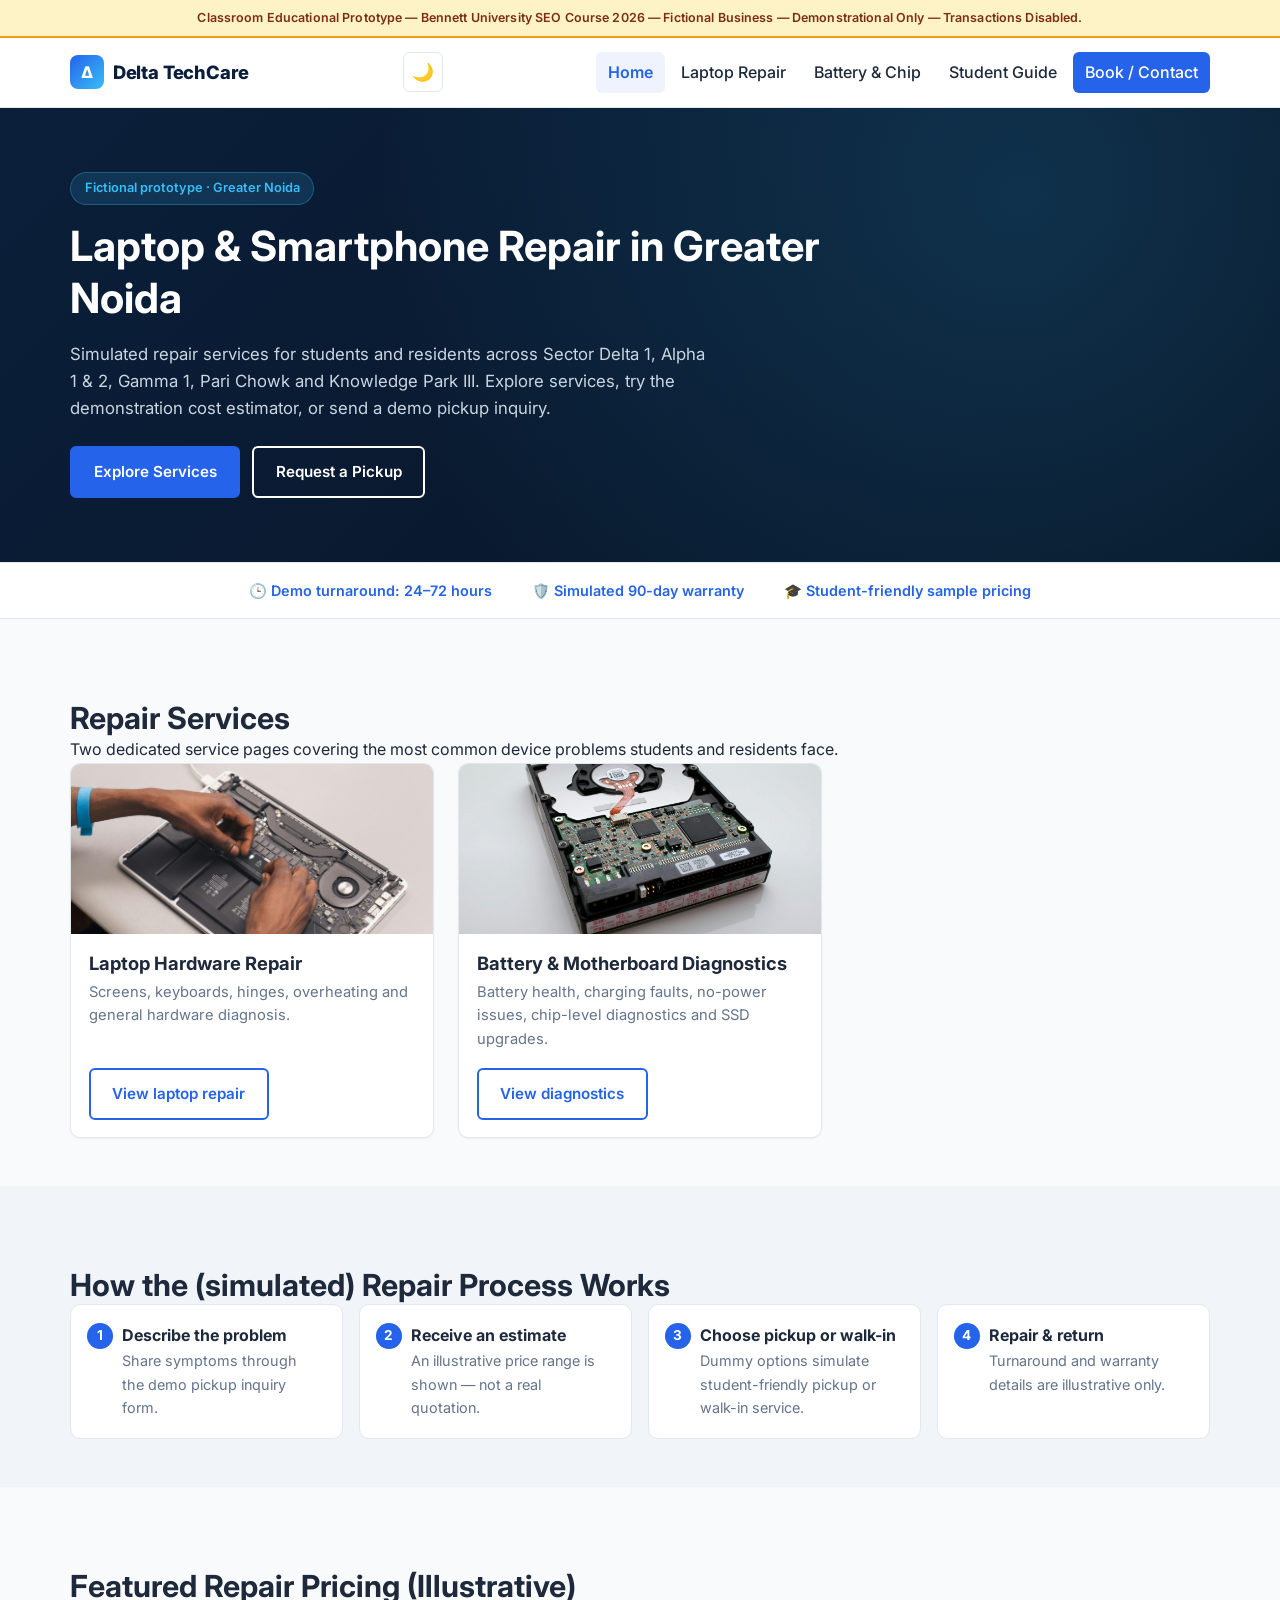
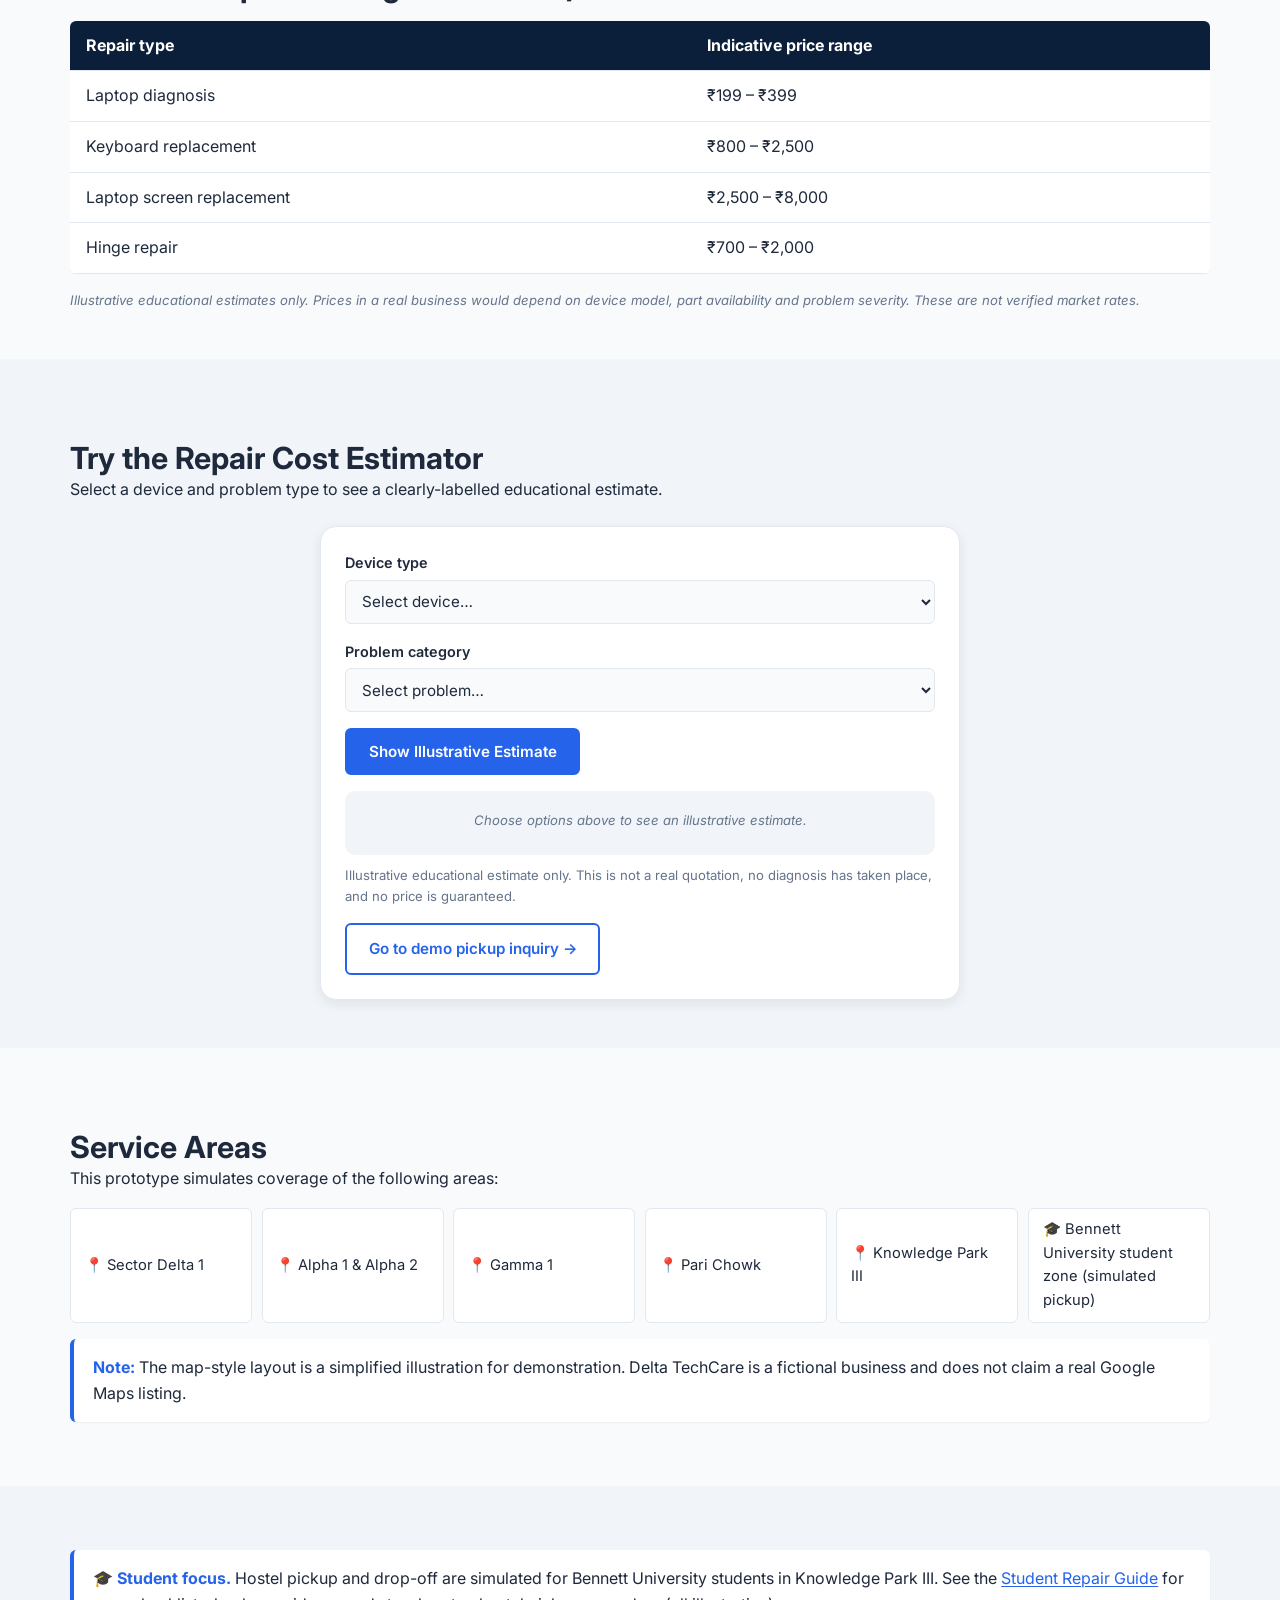
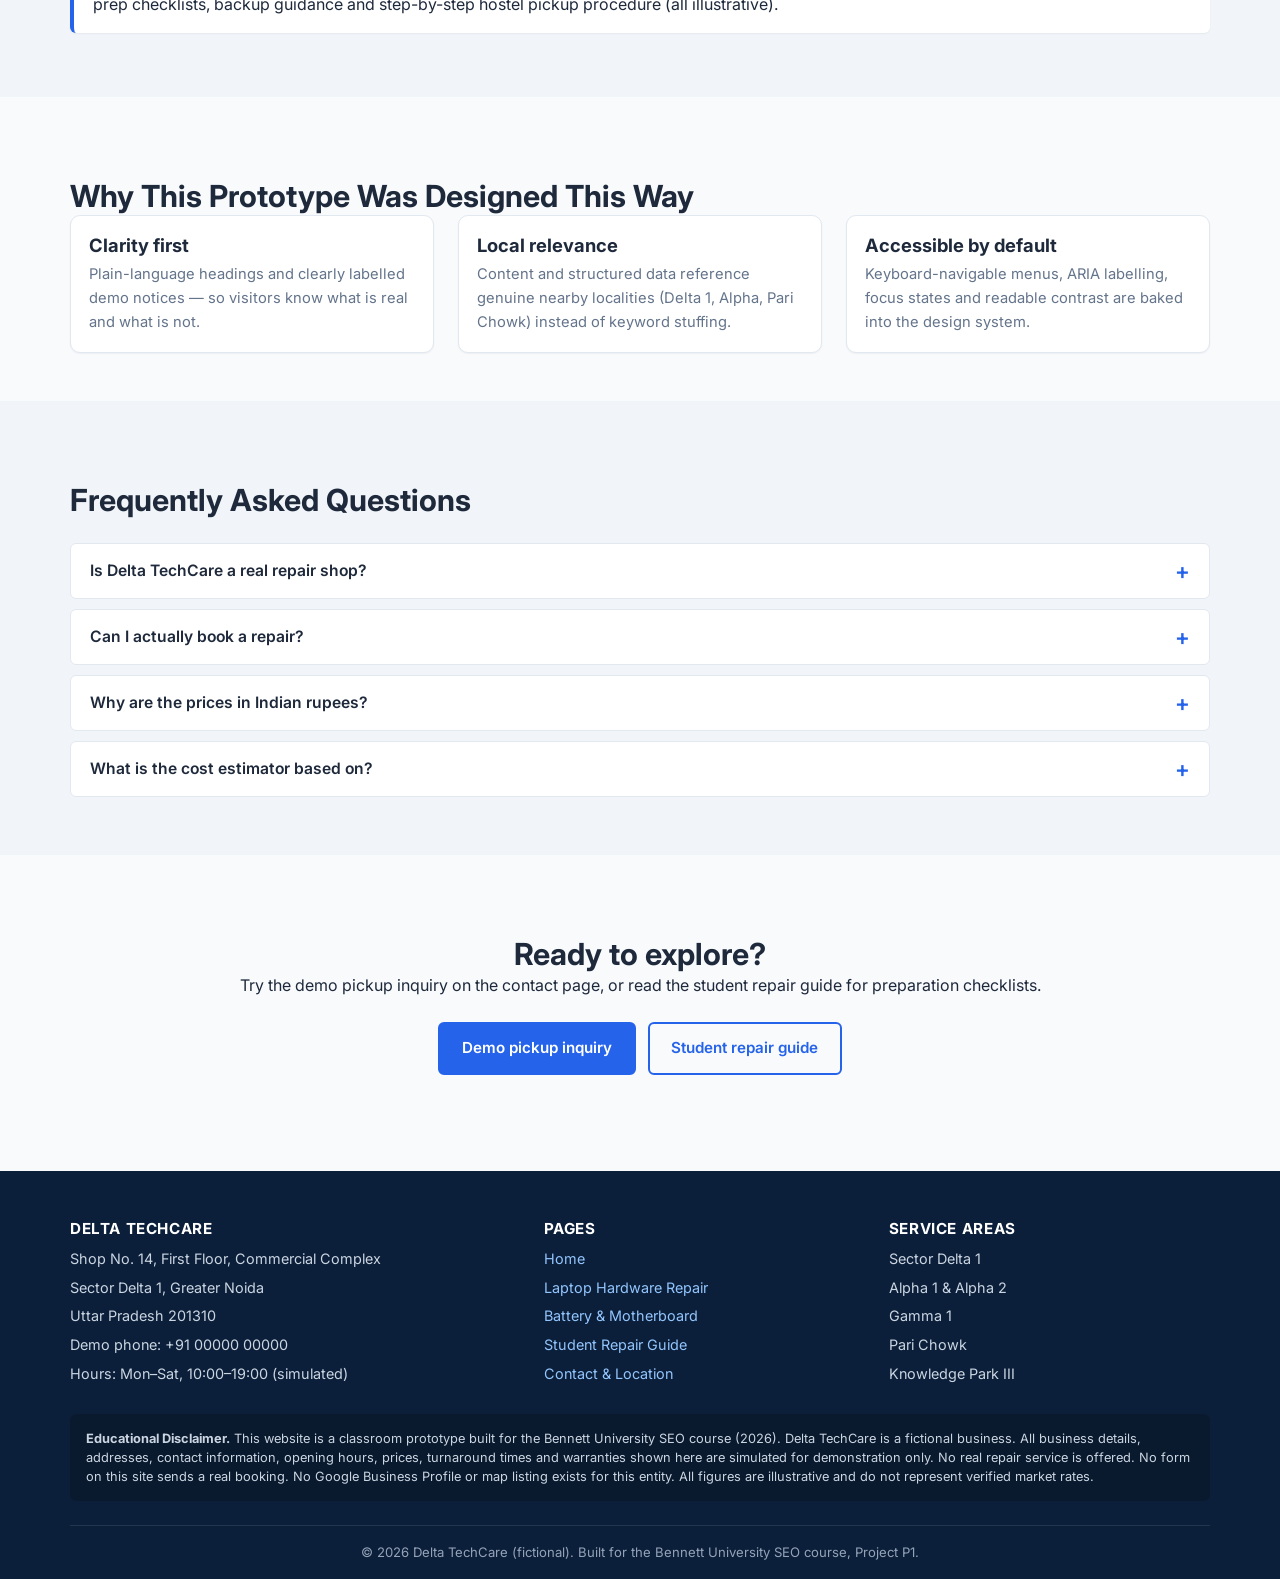
<file: index.html>
<!DOCTYPE html>
<html lang="en">
<head>
  <meta charset="UTF-8">
  <meta name="viewport" content="width=device-width, initial-scale=1.0">
  <title>Laptop &amp; Smartphone Repair in Greater Noida | Delta TechCare</title>
  <meta name="description" content="Simulated laptop and smartphone repair in Greater Noida — Sector Delta 1, Alpha 1 &amp; 2, Gamma 1, Pari Chowk and Knowledge Park III. Educational SEO prototype for Bennett University.">

  <script type="application/ld+json">
  {
    "@context": "https://schema.org",
    "@type": "ComputerStore",
    "name": "Delta TechCare (Educational Prototype)",
    "description": "Fictional computer and smartphone repair shop created for a Bennett University SEO course. All details simulated.",
    "address": {
      "@type": "PostalAddress",
      "streetAddress": "Shop No. 14, First Floor, Commercial Complex, Sector Delta 1",
      "addressLocality": "Greater Noida",
      "addressRegion": "Uttar Pradesh",
      "postalCode": "201310",
      "addressCountry": "IN"
    },
    "telephone": "+91-00000-00000",
    "priceRange": "₹₹",
    "areaServed": [
      { "@type": "Place", "name": "Sector Delta 1, Greater Noida" },
      { "@type": "Place", "name": "Alpha 1, Greater Noida" },
      { "@type": "Place", "name": "Alpha 2, Greater Noida" },
      { "@type": "Place", "name": "Gamma 1, Greater Noida" },
      { "@type": "Place", "name": "Pari Chowk, Greater Noida" },
      { "@type": "Place", "name": "Knowledge Park III, Greater Noida" }
    ],
    "openingHoursSpecification": [
      {
        "@type": "OpeningHoursSpecification",
        "dayOfWeek": ["Monday","Tuesday","Wednesday","Thursday","Friday","Saturday"],
        "opens": "10:00",
        "closes": "19:00"
      }
    ],
    "disambiguatingDescription": "Fictional business used only for an academic SEO project. Not a real repair shop."
  }
  </script>

  <link rel="preconnect" href="https://fonts.googleapis.com">
  <link rel="preconnect" href="https://fonts.gstatic.com" crossorigin>
  <link href="https://fonts.googleapis.com/css2?family=Inter:wght@400;500;600;700;800&display=swap" rel="stylesheet">
  <link rel="stylesheet" href="css/styles.css">
</head>
<body>

<div class="edu-banner" role="note">
  Classroom Educational Prototype — Bennett University SEO Course 2026 — Fictional Business — Demonstrational Only — Transactions Disabled.
</div>

<header class="site-header">
  <div class="container header-inner">
    <a href="index.html" class="logo" aria-label="Delta TechCare home">
      <span class="logo-mark" aria-hidden="true">Δ</span>
      <span>Delta TechCare</span>
    </a>
    <div class="header-controls">
      <button id="themeToggle" class="icon-btn" aria-label="Toggle dark mode" title="Toggle dark mode">
        <span id="themeIcon" aria-hidden="true">🌙</span>
      </button>
      <button class="nav-toggle icon-btn" aria-label="Open navigation menu" aria-expanded="false" aria-controls="siteNav">☰</button>
    </div>
    <nav id="siteNav" class="site-nav" aria-label="Primary">
      <ul>
        <li><a href="index.html" aria-current="page">Home</a></li>
        <li><a href="services/laptop-hardware-repair.html">Laptop Repair</a></li>
        <li><a href="services/battery-chip-repair.html">Battery &amp; Chip</a></li>
        <li><a href="knowledge-park-student-repair-guide.html">Student Guide</a></li>
        <li><a href="contact-location.html" class="nav-cta">Book / Contact</a></li>
      </ul>
    </nav>
  </div>
</header>

<main id="main">

  <section class="hero">
    <div class="container">
      <span class="hero-badge">Fictional prototype · Greater Noida</span>
      <h1>Laptop &amp; Smartphone Repair in Greater Noida</h1>
      <p class="hero-sub">
        Simulated repair services for students and residents across Sector Delta 1,
        Alpha 1 &amp; 2, Gamma 1, Pari Chowk and Knowledge Park III. Explore services,
        try the demonstration cost estimator, or send a demo pickup inquiry.
      </p>
      <div class="hero-actions">
        <a href="#services" class="btn btn-primary">Explore Services</a>
        <a href="#estimator" class="btn btn-secondary">Request a Pickup</a>
      </div>
    </div>
  </section>

  <div class="trust-bar">
    <div class="container">
      <div class="trust-item">🕒 Demo turnaround: 24–72 hours</div>
      <div class="trust-item">🛡️ Simulated 90-day warranty</div>
      <div class="trust-item">🎓 Student-friendly sample pricing</div>
    </div>
  </div>

  <section id="services" class="section">
    <div class="container">
      <h2>Repair Services</h2>
      <p>Two dedicated service pages covering the most common device problems students and residents face.</p>
      <div class="card-grid">
        <article class="card">
          <img src="images/laptop-repair.jpg" alt="Laptop screen repair demonstration" loading="lazy" width="400" height="200">
          <div class="card-body">
            <h3>Laptop Hardware Repair</h3>
            <p>Screens, keyboards, hinges, overheating and general hardware diagnosis.</p>
            <a href="services/laptop-hardware-repair.html" class="btn btn-ghost">View laptop repair</a>
          </div>
        </article>
        <article class="card">
          <img src="images/data-recovery.jpg" alt="Battery and motherboard diagnostics demonstration" loading="lazy" width="400" height="200">
          <div class="card-body">
            <h3>Battery &amp; Motherboard Diagnostics</h3>
            <p>Battery health, charging faults, no-power issues, chip-level diagnostics and SSD upgrades.</p>
            <a href="services/battery-chip-repair.html" class="btn btn-ghost">View diagnostics</a>
          </div>
        </article>
      </div>
    </div>
  </section>

  <section class="section section-alt">
    <div class="container">
      <h2>How the (simulated) Repair Process Works</h2>
      <div class="steps">
        <div class="step"><h3>Describe the problem</h3><p>Share symptoms through the demo pickup inquiry form.</p></div>
        <div class="step"><h3>Receive an estimate</h3><p>An illustrative price range is shown — not a real quotation.</p></div>
        <div class="step"><h3>Choose pickup or walk-in</h3><p>Dummy options simulate student-friendly pickup or walk-in service.</p></div>
        <div class="step"><h3>Repair &amp; return</h3><p>Turnaround and warranty details are illustrative only.</p></div>
      </div>
    </div>
  </section>

  <section class="section">
    <div class="container">
      <h2>Featured Repair Pricing (Illustrative)</h2>
      <div class="table-wrap">
        <table>
          <thead>
            <tr><th>Repair type</th><th>Indicative price range</th></tr>
          </thead>
          <tbody>
            <tr><td>Laptop diagnosis</td><td>₹199 – ₹399</td></tr>
            <tr><td>Keyboard replacement</td><td>₹800 – ₹2,500</td></tr>
            <tr><td>Laptop screen replacement</td><td>₹2,500 – ₹8,000</td></tr>
            <tr><td>Hinge repair</td><td>₹700 – ₹2,000</td></tr>
          </tbody>
        </table>
      </div>
      <p class="table-note">Illustrative educational estimates only. Prices in a real business would depend on device model, part availability and problem severity. These are not verified market rates.</p>
    </div>
  </section>

  <section class="section section-alt">
    <div class="container">
      <h2>Try the Repair Cost Estimator</h2>
      <p>Select a device and problem type to see a clearly-labelled educational estimate.</p>

      <form id="estimator" class="estimator" novalidate>
        <div class="field">
          <label for="estDevice">Device type</label>
          <select id="estDevice" required>
            <option value="">Select device…</option>
            <option value="laptop">Laptop</option>
            <option value="smartphone">Smartphone</option>
          </select>
        </div>
        <div class="field">
          <label for="estProblem">Problem category</label>
          <select id="estProblem" required>
            <option value="">Select problem…</option>
            <option value="screen">Screen / display</option>
            <option value="battery">Battery</option>
            <option value="keyboard">Keyboard</option>
            <option value="charging">Charging port</option>
            <option value="motherboard">Motherboard / no power</option>
            <option value="hinge">Hinge (laptop)</option>
            <option value="storage">SSD / storage upgrade</option>
            <option value="other">Other / not sure</option>
          </select>
        </div>
        <button type="submit" class="btn btn-primary">Show Illustrative Estimate</button>
        <div id="estimatorResult" class="estimator-result" aria-live="polite">
          <span class="note">Choose options above to see an illustrative estimate.</span>
        </div>
        <p class="form-note">Illustrative educational estimate only. This is not a real quotation, no diagnosis has taken place, and no price is guaranteed.</p>
        <a href="contact-location.html#inquiry" class="btn btn-ghost mt-2">Go to demo pickup inquiry →</a>
      </form>
    </div>
  </section>

  <section class="section">
    <div class="container">
      <h2>Service Areas</h2>
      <p>This prototype simulates coverage of the following areas:</p>
      <ul class="area-list">
        <li>📍 Sector Delta 1</li>
        <li>📍 Alpha 1 &amp; Alpha 2</li>
        <li>📍 Gamma 1</li>
        <li>📍 Pari Chowk</li>
        <li>📍 Knowledge Park III</li>
        <li>🎓 Bennett University student zone (simulated pickup)</li>
      </ul>
      <div class="info-box">
        <strong>Note:</strong> The map-style layout is a simplified illustration for demonstration.
        Delta TechCare is a fictional business and does not claim a real Google Maps listing.
      </div>
    </div>
  </section>

  <section class="section section-alt">
    <div class="container">
      <div class="info-box">
        <strong>🎓 Student focus.</strong>
        Hostel pickup and drop-off are simulated for Bennett University students in Knowledge Park III.
        See the <a href="knowledge-park-student-repair-guide.html">Student Repair Guide</a> for
        prep checklists, backup guidance and step-by-step hostel pickup procedure (all illustrative).
      </div>
    </div>
  </section>

  <section class="section">
    <div class="container">
      <h2>Why This Prototype Was Designed This Way</h2>
      <div class="card-grid">
        <div class="card"><div class="card-body">
          <h3>Clarity first</h3>
          <p>Plain-language headings and clearly labelled demo notices — so visitors know what is real and what is not.</p>
        </div></div>
        <div class="card"><div class="card-body">
          <h3>Local relevance</h3>
          <p>Content and structured data reference genuine nearby localities (Delta 1, Alpha, Pari Chowk) instead of keyword stuffing.</p>
        </div></div>
        <div class="card"><div class="card-body">
          <h3>Accessible by default</h3>
          <p>Keyboard-navigable menus, ARIA labelling, focus states and readable contrast are baked into the design system.</p>
        </div></div>
      </div>
    </div>
  </section>

  <section class="section section-alt">
    <div class="container">
      <h2>Frequently Asked Questions</h2>
      <div class="faq" id="homeFaq">
        <div class="faq-item">
          <button class="faq-question" aria-expanded="false">Is Delta TechCare a real repair shop?</button>
          <div class="faq-answer"><div class="faq-answer-inner">No. Delta TechCare is a fictional business created for a Bennett University SEO course. Everything on this site — address, phone, hours, prices, turnaround times — is simulated for classroom demonstration.</div></div>
        </div>
        <div class="faq-item">
          <button class="faq-question" aria-expanded="false">Can I actually book a repair?</button>
          <div class="faq-answer"><div class="faq-answer-inner">No. The pickup inquiry form records only a demonstration response in your browser. It does not send a request anywhere and no repair is scheduled.</div></div>
        </div>
        <div class="faq-item">
          <button class="faq-question" aria-expanded="false">Why are the prices in Indian rupees?</button>
          <div class="faq-answer"><div class="faq-answer-inner">The fictional business is set in Greater Noida, Uttar Pradesh. All prices are illustrative educational estimates, not verified market averages.</div></div>
        </div>
        <div class="faq-item">
          <button class="faq-question" aria-expanded="false">What is the cost estimator based on?</button>
          <div class="faq-answer"><div class="faq-answer-inner">It uses a small, clearly-labelled price matrix written in JavaScript. It does not connect to any pricing database and cannot produce a real quotation.</div></div>
        </div>
      </div>
    </div>
  </section>

  <section class="section">
    <div class="container text-center">
      <h2>Ready to explore?</h2>
      <p>Try the demo pickup inquiry on the contact page, or read the student repair guide for preparation checklists.</p>
      <div class="hero-actions" style="justify-content:center;">
        <a href="contact-location.html" class="btn btn-primary">Demo pickup inquiry</a>
        <a href="knowledge-park-student-repair-guide.html" class="btn btn-ghost">Student repair guide</a>
      </div>
    </div>
  </section>

</main>

<footer class="site-footer">
  <div class="container">
    <div class="footer-grid">
      <div>
        <h4>Delta TechCare</h4>
        <ul>
          <li>Shop No. 14, First Floor, Commercial Complex</li>
          <li>Sector Delta 1, Greater Noida</li>
          <li>Uttar Pradesh 201310</li>
          <li>Demo phone: +91 00000 00000</li>
          <li>Hours: Mon–Sat, 10:00–19:00 (simulated)</li>
        </ul>
      </div>
      <div>
        <h4>Pages</h4>
        <ul>
          <li><a href="index.html">Home</a></li>
          <li><a href="services/laptop-hardware-repair.html">Laptop Hardware Repair</a></li>
          <li><a href="services/battery-chip-repair.html">Battery &amp; Motherboard</a></li>
          <li><a href="knowledge-park-student-repair-guide.html">Student Repair Guide</a></li>
          <li><a href="contact-location.html">Contact &amp; Location</a></li>
        </ul>
      </div>
      <div>
        <h4>Service Areas</h4>
        <ul>
          <li>Sector Delta 1</li>
          <li>Alpha 1 &amp; Alpha 2</li>
          <li>Gamma 1</li>
          <li>Pari Chowk</li>
          <li>Knowledge Park III</li>
        </ul>
      </div>
    </div>
    <div class="footer-disclaimer">
      <strong>Educational Disclaimer.</strong>
      This website is a classroom prototype built for the Bennett University SEO course (2026).
      Delta TechCare is a fictional business. All business details, addresses, contact information,
      opening hours, prices, turnaround times and warranties shown here are simulated for
      demonstration only. No real repair service is offered. No form on this site sends a real
      booking. No Google Business Profile or map listing exists for this entity. All figures are
      illustrative and do not represent verified market rates.
    </div>
    <div class="footer-bottom">
      &copy; 2026 Delta TechCare (fictional). Built for the Bennett University SEO course, Project P1.
    </div>
  </div>
</footer>

<div id="toastRegion" class="toast-region" aria-live="polite" aria-atomic="true"></div>
<button id="backToTop" class="back-to-top" aria-label="Back to top" title="Back to top">↑</button>

<script src="js/main.js"></script>
</body>
</html>
</file>
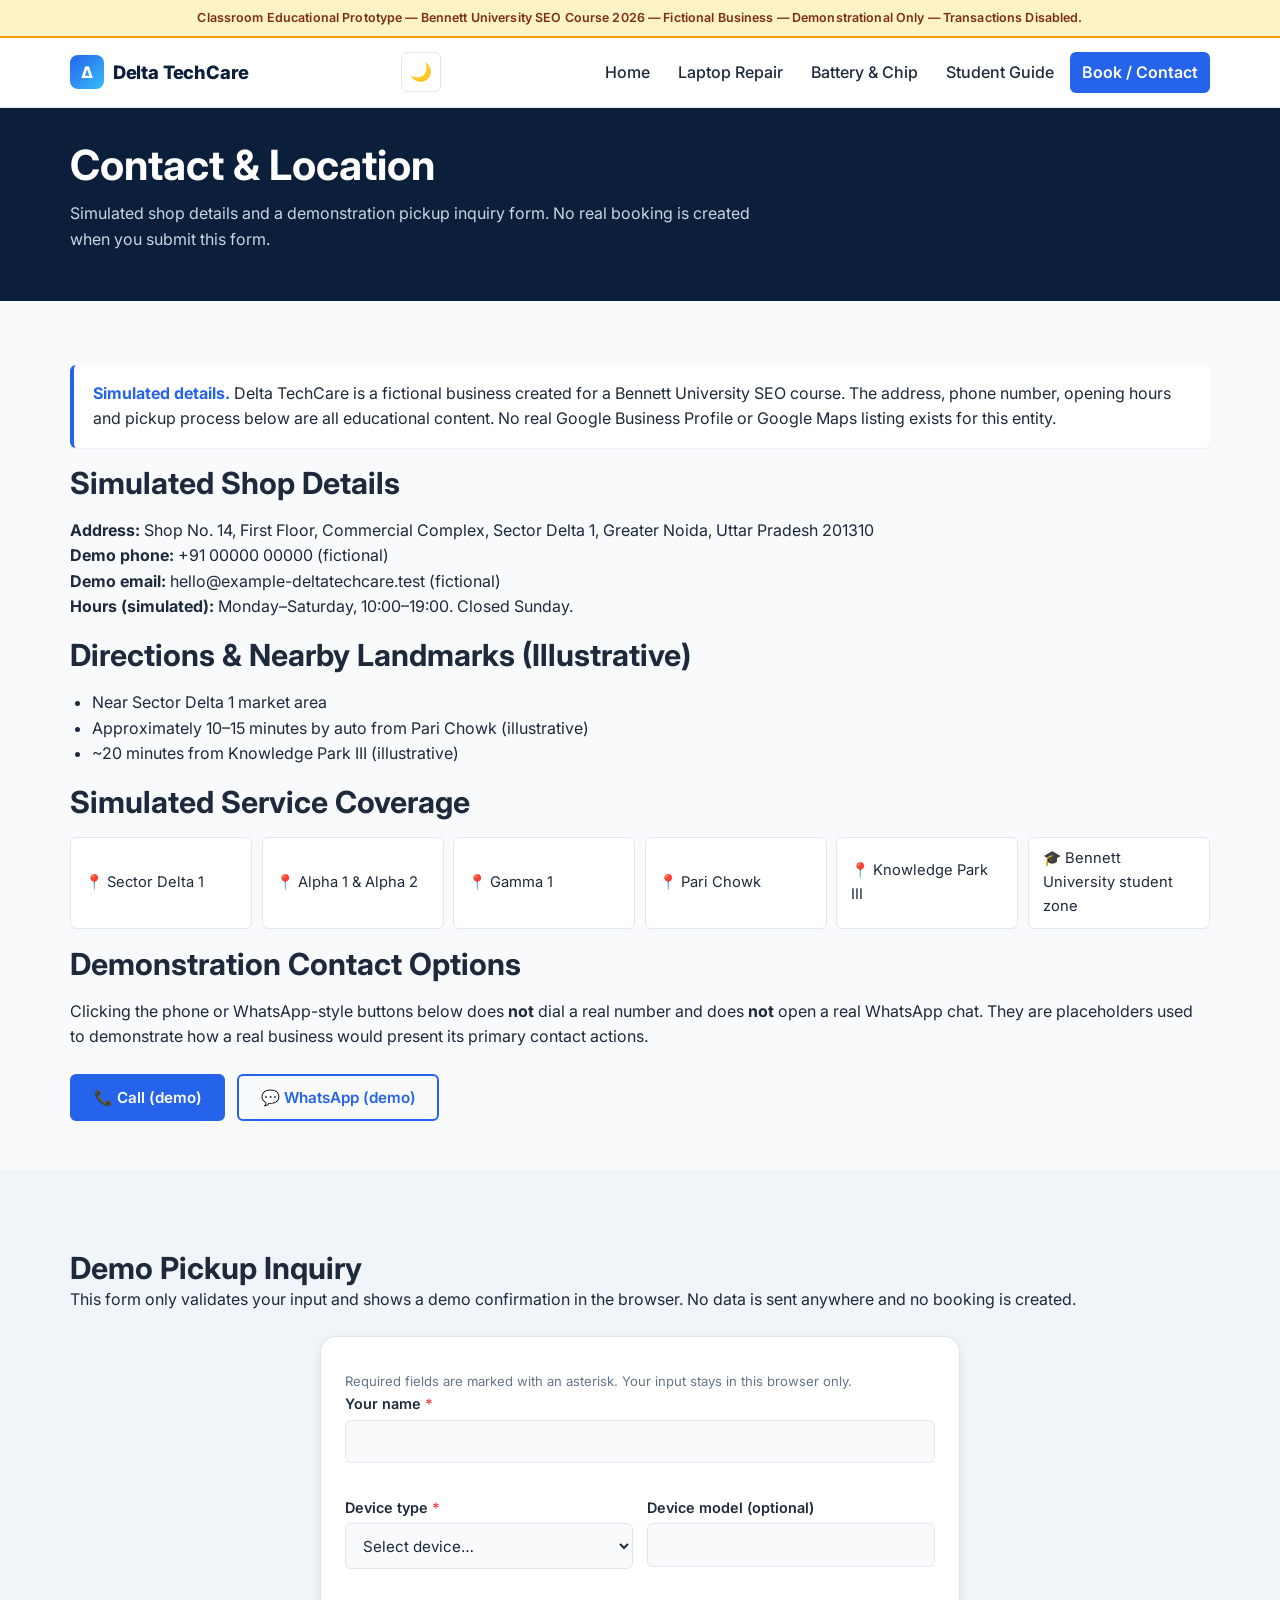
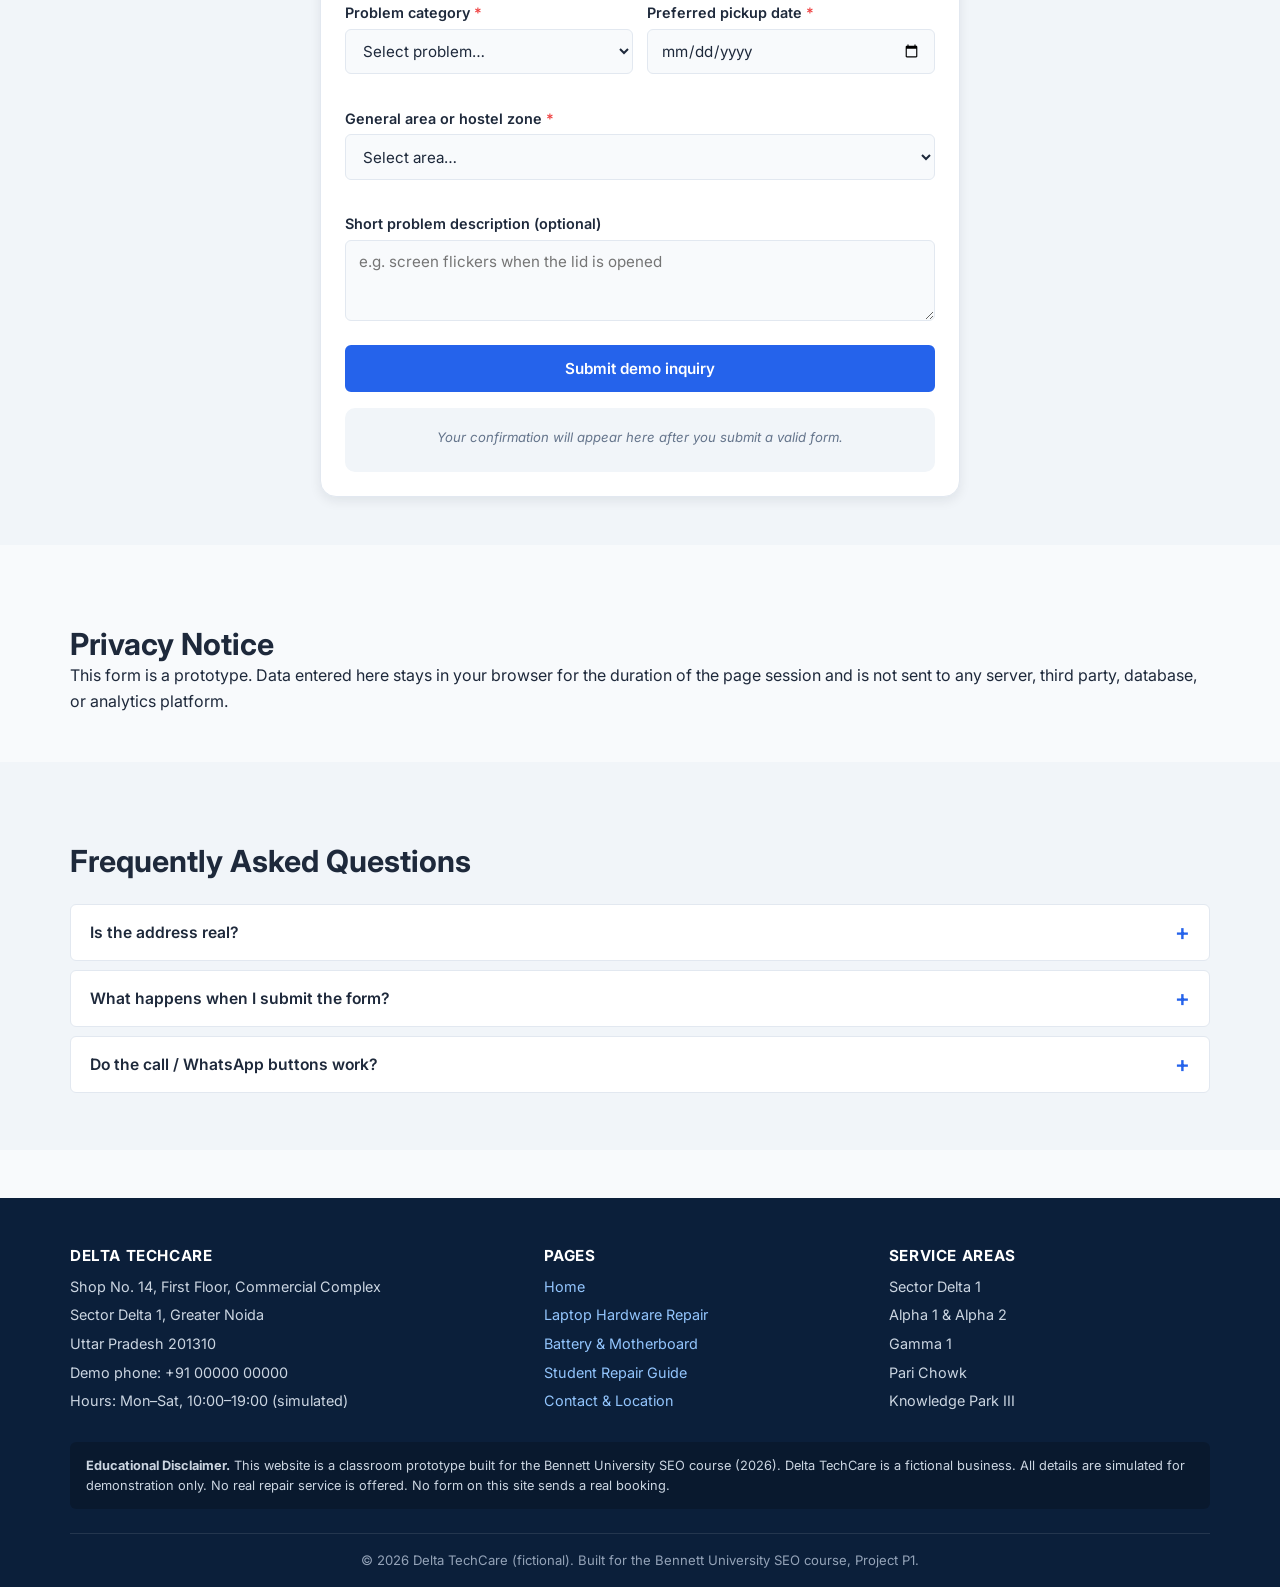
<file: contact-location.html>
<!DOCTYPE html>
<html lang="en">
<head>
  <meta charset="UTF-8">
  <meta name="viewport" content="width=device-width, initial-scale=1.0">
  <title>Contact &amp; Location | Delta TechCare Greater Noida (Demo)</title>
  <meta name="description" content="Simulated contact details and demo pickup inquiry for Delta TechCare in Sector Delta 1, Greater Noida. Classroom prototype — no real bookings are made.">

  <script type="application/ld+json">
  {
    "@context": "https://schema.org",
    "@type": "ComputerStore",
    "name": "Delta TechCare (Educational Prototype)",
    "telephone": "+91-00000-00000",
    "address": {
      "@type": "PostalAddress",
      "streetAddress": "Shop No. 14, First Floor, Commercial Complex, Sector Delta 1",
      "addressLocality": "Greater Noida",
      "addressRegion": "Uttar Pradesh",
      "postalCode": "201310",
      "addressCountry": "IN"
    },
    "openingHoursSpecification": [
      { "@type": "OpeningHoursSpecification", "dayOfWeek": ["Monday","Tuesday","Wednesday","Thursday","Friday","Saturday"], "opens": "10:00", "closes": "19:00" }
    ],
    "disambiguatingDescription": "Fictional business used only for a Bennett University SEO course project."
  }
  </script>

  <link rel="preconnect" href="https://fonts.googleapis.com">
  <link rel="preconnect" href="https://fonts.gstatic.com" crossorigin>
  <link href="https://fonts.googleapis.com/css2?family=Inter:wght@400;500;600;700;800&display=swap" rel="stylesheet">
  <link rel="stylesheet" href="css/styles.css">
</head>
<body>

<div class="edu-banner" role="note">
  Classroom Educational Prototype — Bennett University SEO Course 2026 — Fictional Business — Demonstrational Only — Transactions Disabled.
</div>

<header class="site-header">
  <div class="container header-inner">
    <a href="index.html" class="logo" aria-label="Delta TechCare home">
      <span class="logo-mark" aria-hidden="true">Δ</span><span>Delta TechCare</span>
    </a>
    <div class="header-controls">
      <button id="themeToggle" class="icon-btn" aria-label="Toggle dark mode"><span id="themeIcon">🌙</span></button>
      <button class="nav-toggle icon-btn" aria-label="Open navigation menu" aria-expanded="false" aria-controls="siteNav">☰</button>
    </div>
    <nav id="siteNav" class="site-nav" aria-label="Primary">
      <ul>
        <li><a href="index.html">Home</a></li>
        <li><a href="services/laptop-hardware-repair.html">Laptop Repair</a></li>
        <li><a href="services/battery-chip-repair.html">Battery &amp; Chip</a></li>
        <li><a href="knowledge-park-student-repair-guide.html">Student Guide</a></li>
        <li><a href="contact-location.html" class="nav-cta" aria-current="page">Book / Contact</a></li>
      </ul>
    </nav>
  </div>
</header>

<main id="main">

  <section class="page-hero">
    <div class="container">
      <h1>Contact &amp; Location</h1>
      <p>Simulated shop details and a demonstration pickup inquiry form. No real booking is created when you submit this form.</p>
    </div>
  </section>

  <section class="section">
    <div class="container stack">
      <div class="info-box">
        <strong>Simulated details.</strong> Delta TechCare is a fictional business created for a Bennett University SEO course. The address, phone number, opening hours and pickup process below are all educational content. No real Google Business Profile or Google Maps listing exists for this entity.
      </div>

      <h2>Simulated Shop Details</h2>
      <p>
        <strong>Address:</strong> Shop No. 14, First Floor, Commercial Complex, Sector Delta 1, Greater Noida, Uttar Pradesh 201310<br>
        <strong>Demo phone:</strong> +91 00000 00000 (fictional)<br>
        <strong>Demo email:</strong> hello@example-deltatechcare.test (fictional)<br>
        <strong>Hours (simulated):</strong> Monday–Saturday, 10:00–19:00. Closed Sunday.
      </p>

      <h2>Directions &amp; Nearby Landmarks (Illustrative)</h2>
      <ul>
        <li>Near Sector Delta 1 market area</li>
        <li>Approximately 10–15 minutes by auto from Pari Chowk (illustrative)</li>
        <li>~20 minutes from Knowledge Park III (illustrative)</li>
      </ul>

      <h2>Simulated Service Coverage</h2>
      <ul class="area-list">
        <li>📍 Sector Delta 1</li>
        <li>📍 Alpha 1 &amp; Alpha 2</li>
        <li>📍 Gamma 1</li>
        <li>📍 Pari Chowk</li>
        <li>📍 Knowledge Park III</li>
        <li>🎓 Bennett University student zone</li>
      </ul>

      <h2>Demonstration Contact Options</h2>
      <p>
        Clicking the phone or WhatsApp-style buttons below does <strong>not</strong> dial a real number and does <strong>not</strong> open a real WhatsApp chat. They are placeholders used to demonstrate how a real business would present its primary contact actions.
      </p>
      <div class="hero-actions">
        <button type="button" class="btn btn-primary" onclick="showToast('Demo only — no real call is placed.', 'info')">📞 Call (demo)</button>
        <button type="button" class="btn btn-ghost" onclick="showToast('Demo only — no real WhatsApp chat opens.', 'info')">💬 WhatsApp (demo)</button>
      </div>
    </div>
  </section>

  <section class="section section-alt" id="inquiry">
    <div class="container">
      <h2>Demo Pickup Inquiry</h2>
      <p>This form only validates your input and shows a demo confirmation in the browser. No data is sent anywhere and no booking is created.</p>

      <form id="pickupForm" class="estimator" novalidate aria-describedby="formDisclaimer">
        <p id="formDisclaimer" class="form-note">
          Required fields are marked with an asterisk. Your input stays in this browser only.
        </p>

        <div class="form-grid">
          <div class="form-field full">
            <label for="pfName">Your name <span class="req">*</span></label>
            <input type="text" id="pfName" name="name" autocomplete="name" required aria-describedby="errName">
            <span class="field-error" id="errName" role="alert"></span>
          </div>

          <div class="form-field">
            <label for="pfDevice">Device type <span class="req">*</span></label>
            <select id="pfDevice" name="device" required aria-describedby="errDevice">
              <option value="">Select device…</option>
              <option value="laptop">Laptop</option>
              <option value="smartphone">Smartphone</option>
              <option value="other">Other</option>
            </select>
            <span class="field-error" id="errDevice" role="alert"></span>
          </div>

          <div class="form-field">
            <label for="pfModel">Device model (optional)</label>
            <input type="text" id="pfModel" name="model" autocomplete="off">
          </div>

          <div class="form-field">
            <label for="pfProblem">Problem category <span class="req">*</span></label>
            <select id="pfProblem" name="problem" required aria-describedby="errProblem">
              <option value="">Select problem…</option>
              <option value="screen">Screen / display</option>
              <option value="battery">Battery</option>
              <option value="keyboard">Keyboard</option>
              <option value="charging">Charging port</option>
              <option value="motherboard">Motherboard / no power</option>
              <option value="other">Other</option>
            </select>
            <span class="field-error" id="errProblem" role="alert"></span>
          </div>

          <div class="form-field">
            <label for="pfPickupDate">Preferred pickup date <span class="req">*</span></label>
            <input type="date" id="pfPickupDate" name="pickupDate" required aria-describedby="errPickupDate">
            <span class="field-error" id="errPickupDate" role="alert"></span>
          </div>

          <div class="form-field full">
            <label for="pfArea">General area or hostel zone <span class="req">*</span></label>
            <select id="pfArea" name="area" required aria-describedby="errArea">
              <option value="">Select area…</option>
              <option>Sector Delta 1</option>
              <option>Alpha 1</option>
              <option>Alpha 2</option>
              <option>Gamma 1</option>
              <option>Pari Chowk</option>
              <option>Knowledge Park III</option>
              <option>Bennett University hostel zone</option>
            </select>
            <span class="field-error" id="errArea" role="alert"></span>
          </div>

          <div class="form-field full">
            <label for="pfNotes">Short problem description (optional)</label>
            <textarea id="pfNotes" name="notes" rows="3" maxlength="400" placeholder="e.g. screen flickers when the lid is opened"></textarea>
          </div>
        </div>

        <button type="submit" class="btn btn-primary form-submit">Submit demo inquiry</button>

        <div id="pickupResult" class="estimator-result mt-2" aria-live="polite">
          <span class="note">Your confirmation will appear here after you submit a valid form.</span>
        </div>
      </form>
    </div>
  </section>

  <section class="section">
    <div class="container">
      <h2>Privacy Notice</h2>
      <p>This form is a prototype. Data entered here stays in your browser for the duration of the page session and is not sent to any server, third party, database, or analytics platform.</p>
    </div>
  </section>

  <section class="section section-alt">
    <div class="container">
      <h2>Frequently Asked Questions</h2>
      <div class="faq">
        <div class="faq-item">
          <button class="faq-question" aria-expanded="false">Is the address real?</button>
          <div class="faq-answer"><div class="faq-answer-inner">No. The address is a fictional demonstration address created for a university course.</div></div>
        </div>
        <div class="faq-item">
          <button class="faq-question" aria-expanded="false">What happens when I submit the form?</button>
          <div class="faq-answer"><div class="faq-answer-inner">Your browser validates the fields and shows a demo confirmation. Nothing is sent anywhere and no repair is scheduled.</div></div>
        </div>
        <div class="faq-item">
          <button class="faq-question" aria-expanded="false">Do the call / WhatsApp buttons work?</button>
          <div class="faq-answer"><div class="faq-answer-inner">They are demonstration buttons that show a toast message. No real call is placed and no real WhatsApp chat opens.</div></div>
        </div>
      </div>
    </div>
  </section>

</main>

<footer class="site-footer">
  <div class="container">
    <div class="footer-grid">
      <div>
        <h4>Delta TechCare</h4>
        <ul>
          <li>Shop No. 14, First Floor, Commercial Complex</li>
          <li>Sector Delta 1, Greater Noida</li>
          <li>Uttar Pradesh 201310</li>
          <li>Demo phone: +91 00000 00000</li>
          <li>Hours: Mon–Sat, 10:00–19:00 (simulated)</li>
        </ul>
      </div>
      <div>
        <h4>Pages</h4>
        <ul>
          <li><a href="index.html">Home</a></li>
          <li><a href="services/laptop-hardware-repair.html">Laptop Hardware Repair</a></li>
          <li><a href="services/battery-chip-repair.html">Battery &amp; Motherboard</a></li>
          <li><a href="knowledge-park-student-repair-guide.html">Student Repair Guide</a></li>
          <li><a href="contact-location.html">Contact &amp; Location</a></li>
        </ul>
      </div>
      <div>
        <h4>Service Areas</h4>
        <ul>
          <li>Sector Delta 1</li>
          <li>Alpha 1 &amp; Alpha 2</li>
          <li>Gamma 1</li>
          <li>Pari Chowk</li>
          <li>Knowledge Park III</li>
        </ul>
      </div>
    </div>
    <div class="footer-disclaimer">
      <strong>Educational Disclaimer.</strong> This website is a classroom prototype built for the Bennett University SEO course (2026). Delta TechCare is a fictional business. All details are simulated for demonstration only. No real repair service is offered. No form on this site sends a real booking.
    </div>
    <div class="footer-bottom">
      &copy; 2026 Delta TechCare (fictional). Built for the Bennett University SEO course, Project P1.
    </div>
  </div>
</footer>

<div id="toastRegion" class="toast-region" aria-live="polite" aria-atomic="true"></div>
<button id="backToTop" class="back-to-top" aria-label="Back to top" title="Back to top">↑</button>
<script src="js/main.js"></script>
</body>
</html>
</file>
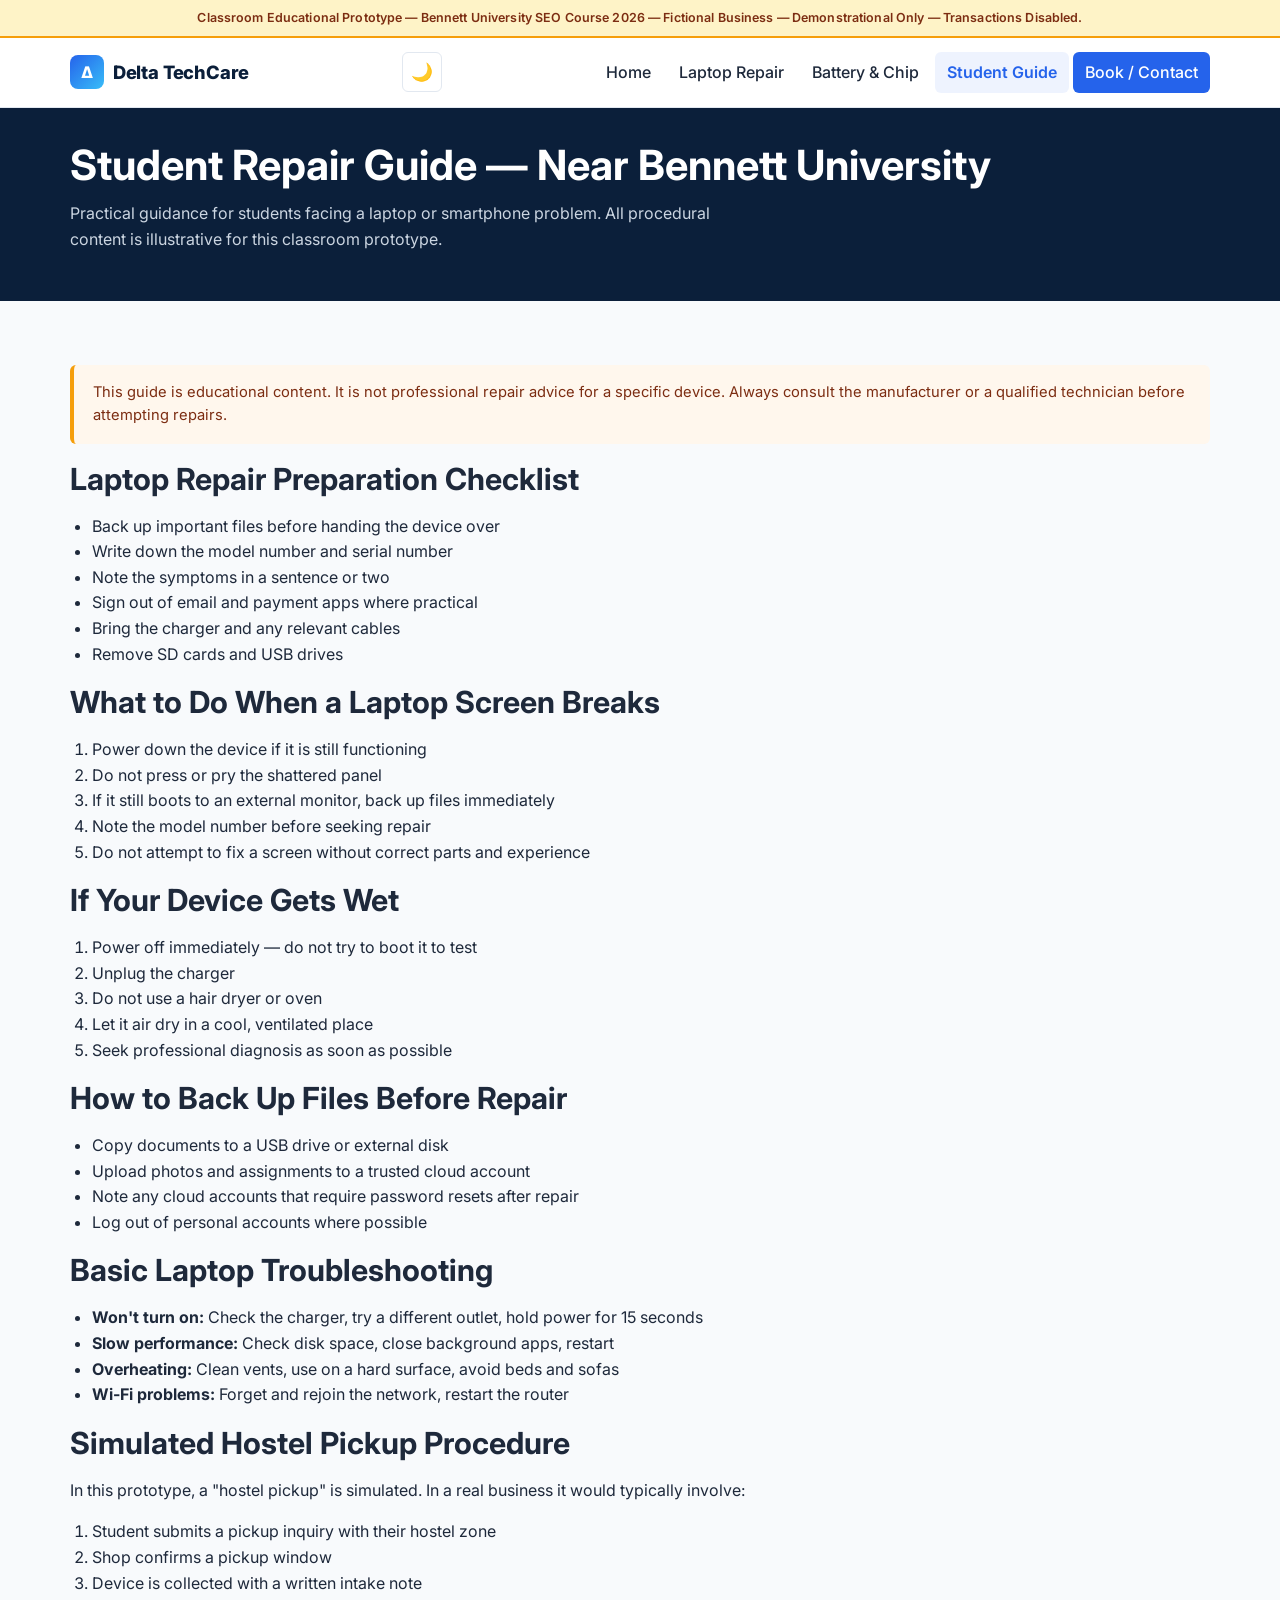
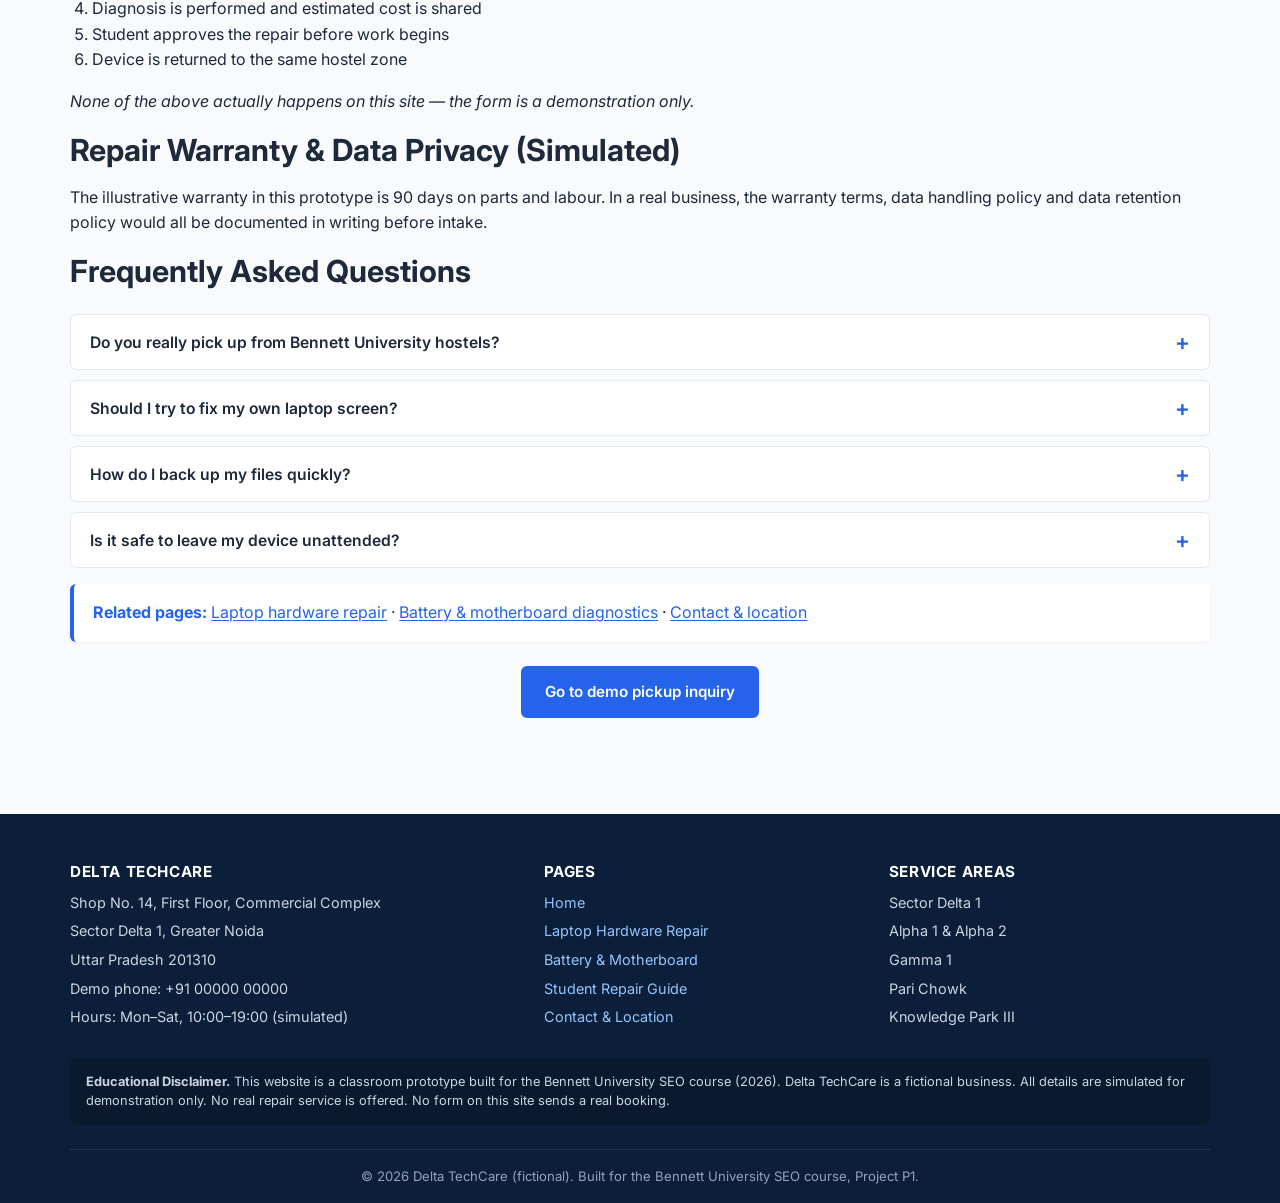
<file: knowledge-park-student-repair-guide.html>
<!DOCTYPE html>
<html lang="en">
<head>
  <meta charset="UTF-8">
  <meta name="viewport" content="width=device-width, initial-scale=1.0">
  <title>Student Laptop Repair Guide Near Bennett University | Delta TechCare</title>
  <meta name="description" content="Student-focused laptop repair preparation checklist, backup guidance, and simulated hostel pickup procedure near Bennett University. Educational prototype — Bennett University SEO course 2026.">

  <link rel="preconnect" href="https://fonts.googleapis.com">
  <link rel="preconnect" href="https://fonts.gstatic.com" crossorigin>
  <link href="https://fonts.googleapis.com/css2?family=Inter:wght@400;500;600;700;800&display=swap" rel="stylesheet">
  <link rel="stylesheet" href="css/styles.css">
</head>
<body>

<div class="edu-banner" role="note">
  Classroom Educational Prototype — Bennett University SEO Course 2026 — Fictional Business — Demonstrational Only — Transactions Disabled.
</div>

<header class="site-header">
  <div class="container header-inner">
    <a href="index.html" class="logo" aria-label="Delta TechCare home">
      <span class="logo-mark" aria-hidden="true">Δ</span><span>Delta TechCare</span>
    </a>
    <div class="header-controls">
      <button id="themeToggle" class="icon-btn" aria-label="Toggle dark mode"><span id="themeIcon">🌙</span></button>
      <button class="nav-toggle icon-btn" aria-label="Open navigation menu" aria-expanded="false" aria-controls="siteNav">☰</button>
    </div>
    <nav id="siteNav" class="site-nav" aria-label="Primary">
      <ul>
        <li><a href="index.html">Home</a></li>
        <li><a href="services/laptop-hardware-repair.html">Laptop Repair</a></li>
        <li><a href="services/battery-chip-repair.html">Battery &amp; Chip</a></li>
        <li><a href="knowledge-park-student-repair-guide.html" aria-current="page">Student Guide</a></li>
        <li><a href="contact-location.html" class="nav-cta">Book / Contact</a></li>
      </ul>
    </nav>
  </div>
</header>

<main id="main">

  <section class="page-hero">
    <div class="container">
      <h1>Student Repair Guide — Near Bennett University</h1>
      <p>Practical guidance for students facing a laptop or smartphone problem. All procedural content is illustrative for this classroom prototype.</p>
    </div>
  </section>

  <section class="section">
    <div class="container stack">
      <div class="warning-box">
        This guide is educational content. It is not professional repair advice for a specific device. Always consult the manufacturer or a qualified technician before attempting repairs.
      </div>

      <h2>Laptop Repair Preparation Checklist</h2>
      <ul>
        <li>Back up important files before handing the device over</li>
        <li>Write down the model number and serial number</li>
        <li>Note the symptoms in a sentence or two</li>
        <li>Sign out of email and payment apps where practical</li>
        <li>Bring the charger and any relevant cables</li>
        <li>Remove SD cards and USB drives</li>
      </ul>

      <h2>What to Do When a Laptop Screen Breaks</h2>
      <ol>
        <li>Power down the device if it is still functioning</li>
        <li>Do not press or pry the shattered panel</li>
        <li>If it still boots to an external monitor, back up files immediately</li>
        <li>Note the model number before seeking repair</li>
        <li>Do not attempt to fix a screen without correct parts and experience</li>
      </ol>

      <h2>If Your Device Gets Wet</h2>
      <ol>
        <li>Power off immediately — do not try to boot it to test</li>
        <li>Unplug the charger</li>
        <li>Do not use a hair dryer or oven</li>
        <li>Let it air dry in a cool, ventilated place</li>
        <li>Seek professional diagnosis as soon as possible</li>
      </ol>

      <h2>How to Back Up Files Before Repair</h2>
      <ul>
        <li>Copy documents to a USB drive or external disk</li>
        <li>Upload photos and assignments to a trusted cloud account</li>
        <li>Note any cloud accounts that require password resets after repair</li>
        <li>Log out of personal accounts where possible</li>
      </ul>

      <h2>Basic Laptop Troubleshooting</h2>
      <ul>
        <li><strong>Won't turn on:</strong> Check the charger, try a different outlet, hold power for 15 seconds</li>
        <li><strong>Slow performance:</strong> Check disk space, close background apps, restart</li>
        <li><strong>Overheating:</strong> Clean vents, use on a hard surface, avoid beds and sofas</li>
        <li><strong>Wi-Fi problems:</strong> Forget and rejoin the network, restart the router</li>
      </ul>

      <h2>Simulated Hostel Pickup Procedure</h2>
      <p>In this prototype, a "hostel pickup" is simulated. In a real business it would typically involve:</p>
      <ol>
        <li>Student submits a pickup inquiry with their hostel zone</li>
        <li>Shop confirms a pickup window</li>
        <li>Device is collected with a written intake note</li>
        <li>Diagnosis is performed and estimated cost is shared</li>
        <li>Student approves the repair before work begins</li>
        <li>Device is returned to the same hostel zone</li>
      </ol>
      <p><em>None of the above actually happens on this site — the form is a demonstration only.</em></p>

      <h2>Repair Warranty &amp; Data Privacy (Simulated)</h2>
      <p>The illustrative warranty in this prototype is 90 days on parts and labour. In a real business, the warranty terms, data handling policy and data retention policy would all be documented in writing before intake.</p>

      <h2>Frequently Asked Questions</h2>
      <div class="faq">
        <div class="faq-item">
          <button class="faq-question" aria-expanded="false">Do you really pick up from Bennett University hostels?</button>
          <div class="faq-answer"><div class="faq-answer-inner">No. Delta TechCare is a fictional prototype. The hostel pickup procedure above is illustrative and no real service operates on campus.</div></div>
        </div>
        <div class="faq-item">
          <button class="faq-question" aria-expanded="false">Should I try to fix my own laptop screen?</button>
          <div class="faq-answer"><div class="faq-answer-inner">Generally no. Modern laptops have fragile connectors and adhesive. A wrong move can make the damage worse. Seek professional diagnosis.</div></div>
        </div>
        <div class="faq-item">
          <button class="faq-question" aria-expanded="false">How do I back up my files quickly?</button>
          <div class="faq-answer"><div class="faq-answer-inner">Copy critical folders (Documents, Desktop, project files) to an external disk first, then upload the most important items to a cloud service.</div></div>
        </div>
        <div class="faq-item">
          <button class="faq-question" aria-expanded="false">Is it safe to leave my device unattended?</button>
          <div class="faq-answer"><div class="faq-answer-inner">This is a fictional prototype. In a real situation you would want a written intake record and clear timeline before handing a device to any business.</div></div>
        </div>
      </div>

      <div class="info-box">
        <strong>Related pages:</strong>
        <a href="services/laptop-hardware-repair.html">Laptop hardware repair</a> ·
        <a href="services/battery-chip-repair.html">Battery &amp; motherboard diagnostics</a> ·
        <a href="contact-location.html">Contact &amp; location</a>
      </div>

      <div class="text-center mt-3">
        <a href="contact-location.html#inquiry" class="btn btn-primary">Go to demo pickup inquiry</a>
      </div>
    </div>
  </section>

</main>

<footer class="site-footer">
  <div class="container">
    <div class="footer-grid">
      <div>
        <h4>Delta TechCare</h4>
        <ul>
          <li>Shop No. 14, First Floor, Commercial Complex</li>
          <li>Sector Delta 1, Greater Noida</li>
          <li>Uttar Pradesh 201310</li>
          <li>Demo phone: +91 00000 00000</li>
          <li>Hours: Mon–Sat, 10:00–19:00 (simulated)</li>
        </ul>
      </div>
      <div>
        <h4>Pages</h4>
        <ul>
          <li><a href="index.html">Home</a></li>
          <li><a href="services/laptop-hardware-repair.html">Laptop Hardware Repair</a></li>
          <li><a href="services/battery-chip-repair.html">Battery &amp; Motherboard</a></li>
          <li><a href="knowledge-park-student-repair-guide.html">Student Repair Guide</a></li>
          <li><a href="contact-location.html">Contact &amp; Location</a></li>
        </ul>
      </div>
      <div>
        <h4>Service Areas</h4>
        <ul>
          <li>Sector Delta 1</li>
          <li>Alpha 1 &amp; Alpha 2</li>
          <li>Gamma 1</li>
          <li>Pari Chowk</li>
          <li>Knowledge Park III</li>
        </ul>
      </div>
    </div>
    <div class="footer-disclaimer">
      <strong>Educational Disclaimer.</strong> This website is a classroom prototype built for the Bennett University SEO course (2026). Delta TechCare is a fictional business. All details are simulated for demonstration only. No real repair service is offered. No form on this site sends a real booking.
    </div>
    <div class="footer-bottom">
      &copy; 2026 Delta TechCare (fictional). Built for the Bennett University SEO course, Project P1.
    </div>
  </div>
</footer>

<div id="toastRegion" class="toast-region" aria-live="polite" aria-atomic="true"></div>
<button id="backToTop" class="back-to-top" aria-label="Back to top" title="Back to top">↑</button>
<script src="js/main.js"></script>
</body>
</html>
</file>
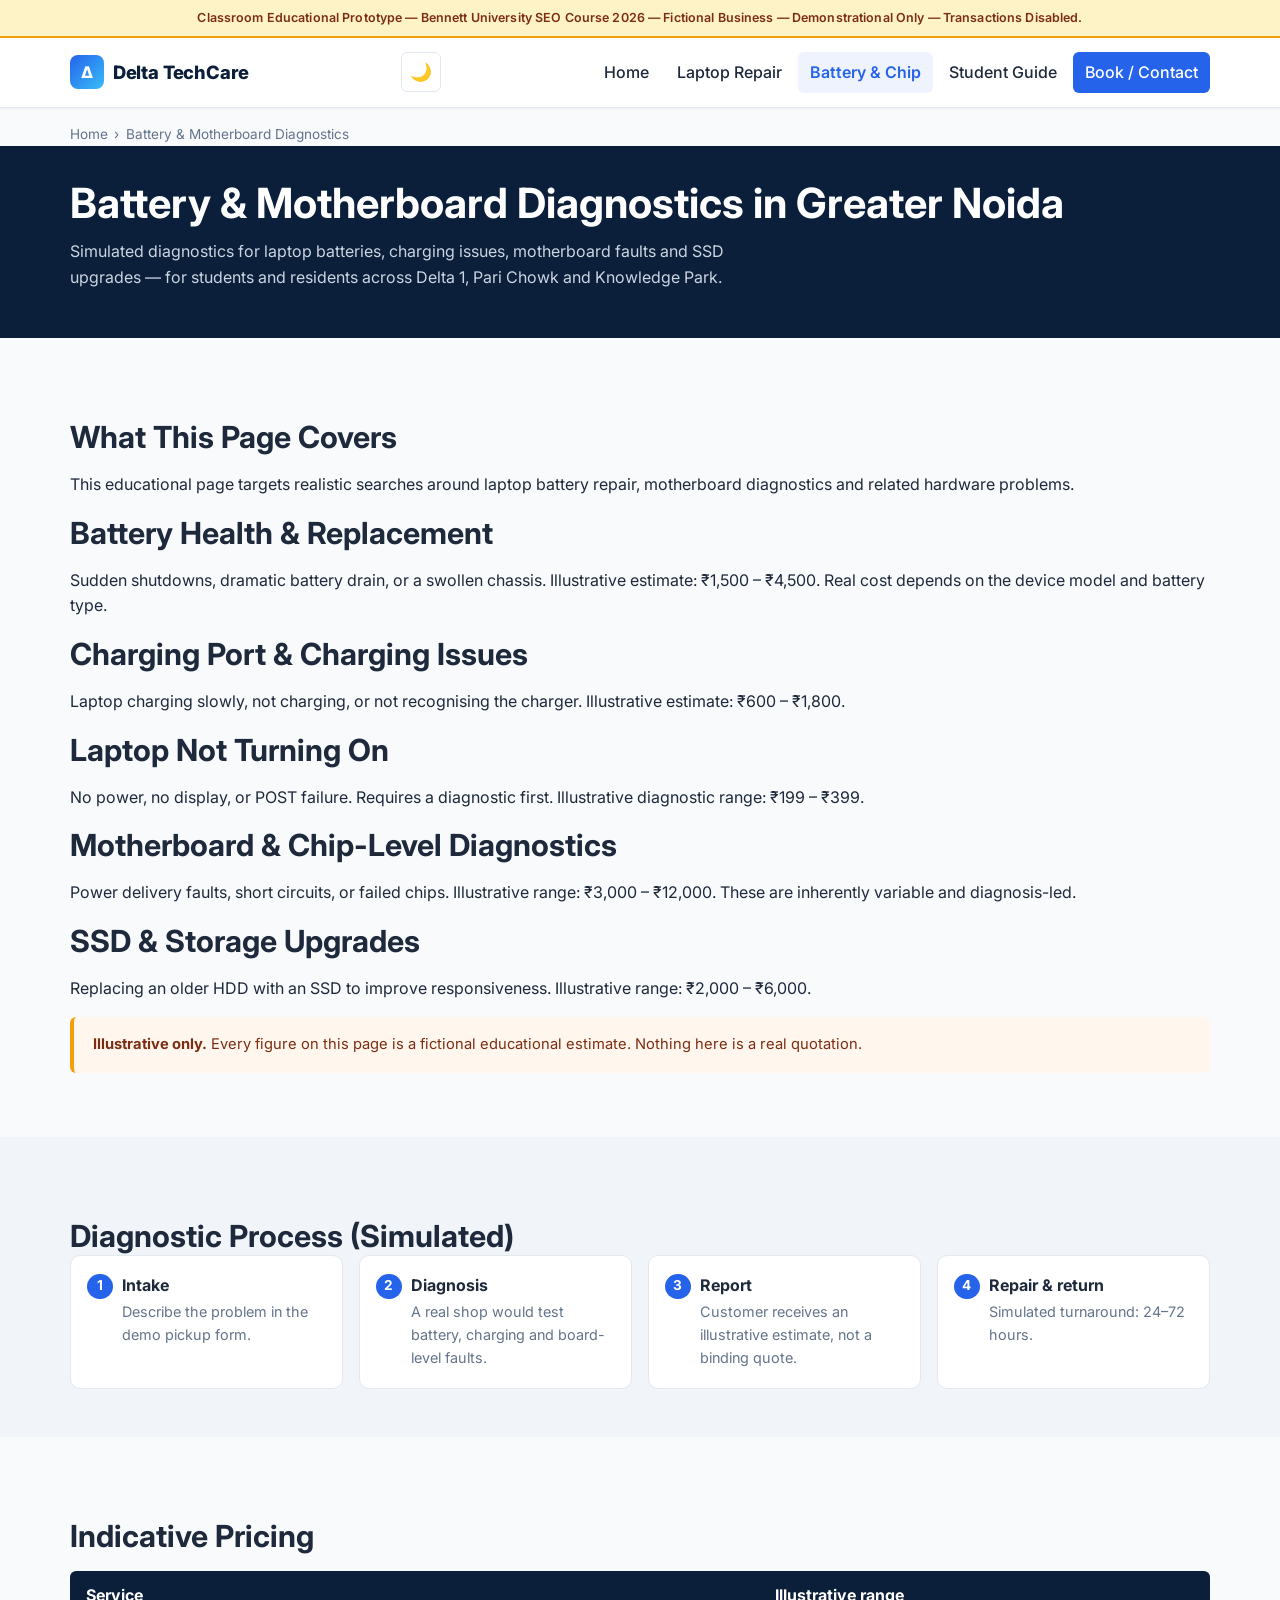
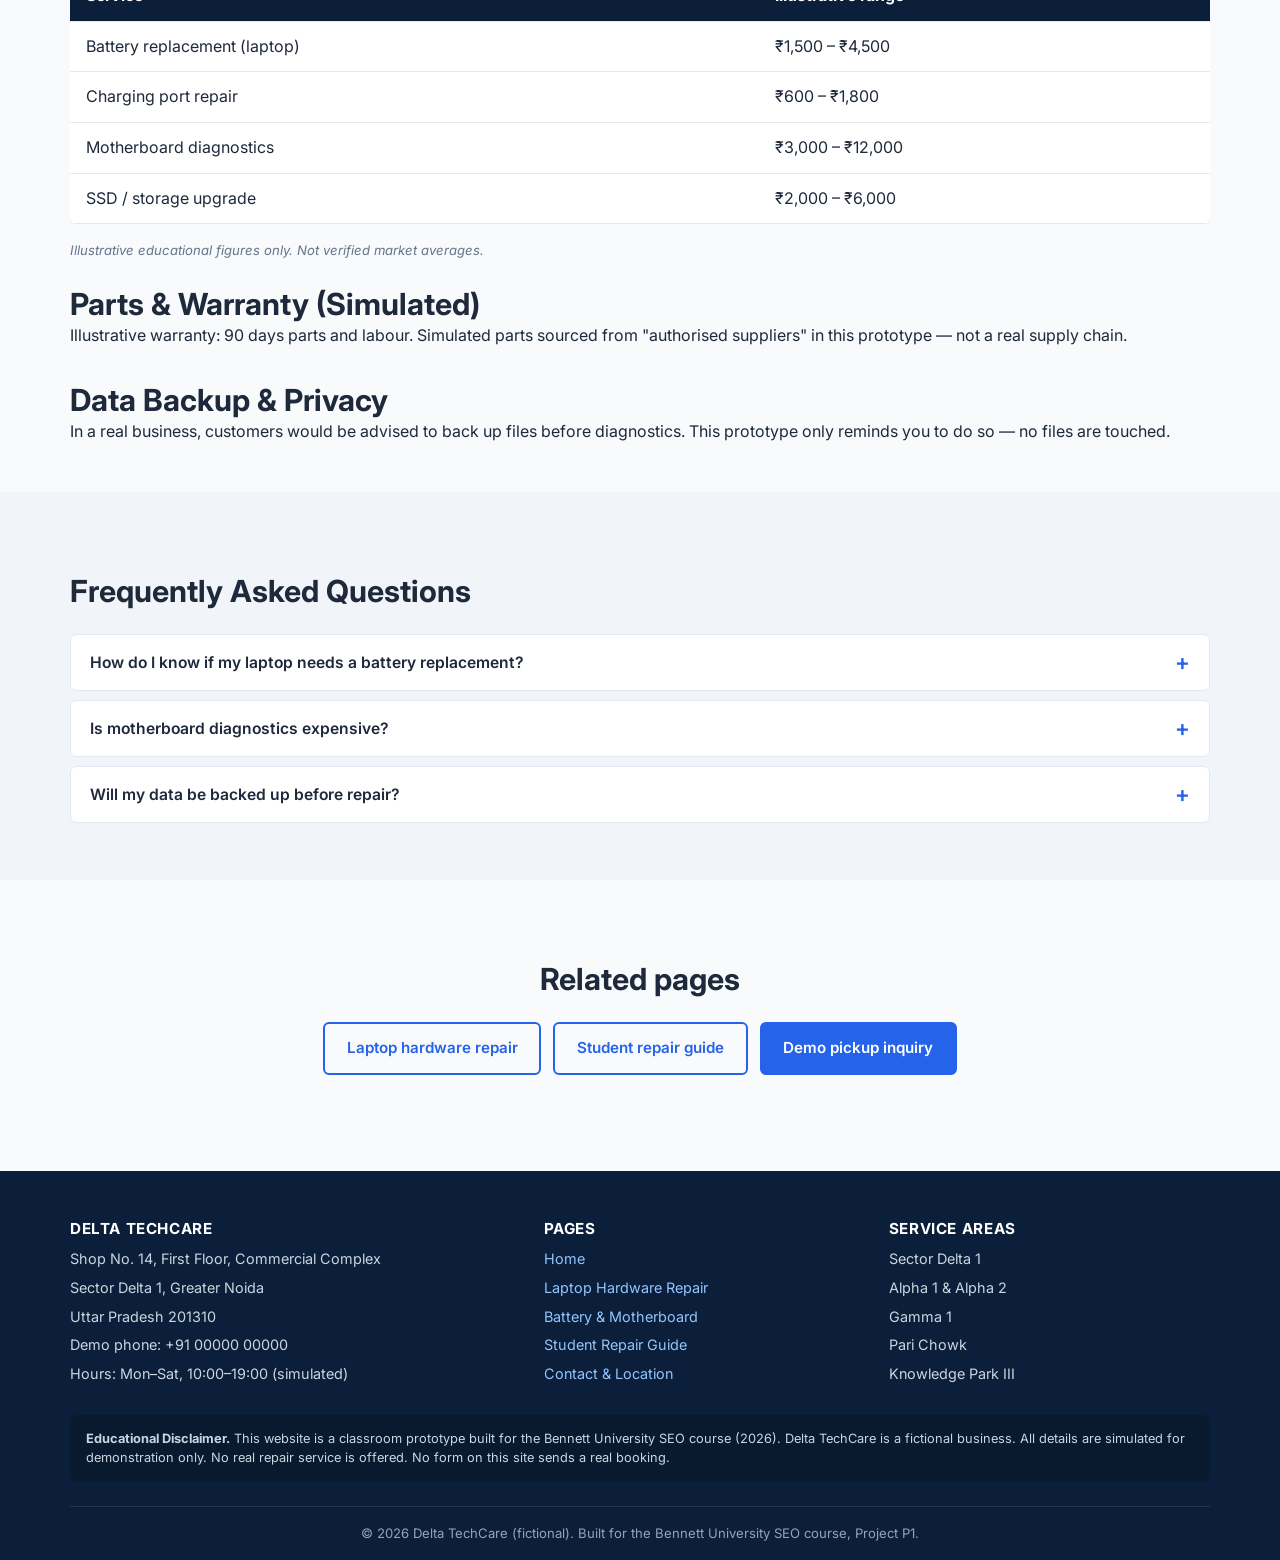
<file: services/battery-chip-repair.html>
<!DOCTYPE html>
<html lang="en">
<head>
  <meta charset="UTF-8">
  <meta name="viewport" content="width=device-width, initial-scale=1.0">
  <title>Laptop Battery &amp; Motherboard Diagnostics in Greater Noida | Delta TechCare</title>
  <meta name="description" content="Simulated laptop battery, charging, motherboard and chip-level diagnostics in Greater Noida. Educational prototype for Bennett University — illustrative pricing only.">

  <script type="application/ld+json">
  {
    "@context": "https://schema.org",
    "@type": "Service",
    "serviceType": "Laptop Battery and Motherboard Diagnostics",
    "name": "Battery & Motherboard Diagnostics (Educational Prototype)",
    "provider": {
      "@type": "ComputerStore",
      "name": "Delta TechCare (Educational Prototype)",
      "telephone": "+91-00000-00000",
      "address": {
        "@type": "PostalAddress",
        "streetAddress": "Shop No. 14, First Floor, Commercial Complex, Sector Delta 1",
        "addressLocality": "Greater Noida",
        "addressRegion": "Uttar Pradesh",
        "postalCode": "201310",
        "addressCountry": "IN"
      }
    },
    "areaServed": [
      { "@type": "Place", "name": "Sector Delta 1" },
      { "@type": "Place", "name": "Pari Chowk" },
      { "@type": "Place", "name": "Knowledge Park III" }
    ]
  }
  </script>

  <script type="application/ld+json">
  {
    "@context": "https://schema.org",
    "@type": "BreadcrumbList",
    "itemListElement": [
      { "@type": "ListItem", "position": 1, "name": "Home", "item": "index.html" },
      { "@type": "ListItem", "position": 2, "name": "Battery & Motherboard Diagnostics" }
    ]
  }
  </script>

  <link rel="preconnect" href="https://fonts.googleapis.com">
  <link rel="preconnect" href="https://fonts.gstatic.com" crossorigin>
  <link href="https://fonts.googleapis.com/css2?family=Inter:wght@400;500;600;700;800&display=swap" rel="stylesheet">
  <link rel="stylesheet" href="../css/styles.css">
</head>
<body>

<div class="edu-banner" role="note">
  Classroom Educational Prototype — Bennett University SEO Course 2026 — Fictional Business — Demonstrational Only — Transactions Disabled.
</div>

<header class="site-header">
  <div class="container header-inner">
    <a href="../index.html" class="logo" aria-label="Delta TechCare home">
      <span class="logo-mark" aria-hidden="true">Δ</span><span>Delta TechCare</span>
    </a>
    <div class="header-controls">
      <button id="themeToggle" class="icon-btn" aria-label="Toggle dark mode"><span id="themeIcon">🌙</span></button>
      <button class="nav-toggle icon-btn" aria-label="Open navigation menu" aria-expanded="false" aria-controls="siteNav">☰</button>
    </div>
    <nav id="siteNav" class="site-nav" aria-label="Primary">
      <ul>
        <li><a href="../index.html">Home</a></li>
        <li><a href="laptop-hardware-repair.html">Laptop Repair</a></li>
        <li><a href="battery-chip-repair.html" aria-current="page">Battery &amp; Chip</a></li>
        <li><a href="../knowledge-park-student-repair-guide.html">Student Guide</a></li>
        <li><a href="../contact-location.html" class="nav-cta">Book / Contact</a></li>
      </ul>
    </nav>
  </div>
</header>

<main id="main">
  <div class="container breadcrumbs">
    <nav aria-label="Breadcrumb">
      <ol>
        <li><a href="../index.html">Home</a></li>
        <li>Battery &amp; Motherboard Diagnostics</li>
      </ol>
    </nav>
  </div>

  <section class="page-hero">
    <div class="container">
      <h1>Battery &amp; Motherboard Diagnostics in Greater Noida</h1>
      <p>Simulated diagnostics for laptop batteries, charging issues, motherboard faults and SSD upgrades — for students and residents across Delta 1, Pari Chowk and Knowledge Park.</p>
    </div>
  </section>

  <section class="section">
    <div class="container stack">
      <h2>What This Page Covers</h2>
      <p>This educational page targets realistic searches around laptop battery repair, motherboard diagnostics and related hardware problems.</p>

      <h2>Battery Health &amp; Replacement</h2>
      <p>Sudden shutdowns, dramatic battery drain, or a swollen chassis. Illustrative estimate: ₹1,500 – ₹4,500. Real cost depends on the device model and battery type.</p>

      <h2>Charging Port &amp; Charging Issues</h2>
      <p>Laptop charging slowly, not charging, or not recognising the charger. Illustrative estimate: ₹600 – ₹1,800.</p>

      <h2>Laptop Not Turning On</h2>
      <p>No power, no display, or POST failure. Requires a diagnostic first. Illustrative diagnostic range: ₹199 – ₹399.</p>

      <h2>Motherboard &amp; Chip-Level Diagnostics</h2>
      <p>Power delivery faults, short circuits, or failed chips. Illustrative range: ₹3,000 – ₹12,000. These are inherently variable and diagnosis-led.</p>

      <h2>SSD &amp; Storage Upgrades</h2>
      <p>Replacing an older HDD with an SSD to improve responsiveness. Illustrative range: ₹2,000 – ₹6,000.</p>

      <div class="warning-box">
        <strong>Illustrative only.</strong> Every figure on this page is a fictional educational estimate. Nothing here is a real quotation.
      </div>
    </div>
  </section>

  <section class="section section-alt">
    <div class="container">
      <h2>Diagnostic Process (Simulated)</h2>
      <div class="steps">
        <div class="step"><h3>Intake</h3><p>Describe the problem in the demo pickup form.</p></div>
        <div class="step"><h3>Diagnosis</h3><p>A real shop would test battery, charging and board-level faults.</p></div>
        <div class="step"><h3>Report</h3><p>Customer receives an illustrative estimate, not a binding quote.</p></div>
        <div class="step"><h3>Repair &amp; return</h3><p>Simulated turnaround: 24–72 hours.</p></div>
      </div>
    </div>
  </section>

  <section class="section">
    <div class="container">
      <h2>Indicative Pricing</h2>
      <div class="table-wrap">
        <table>
          <thead><tr><th>Service</th><th>Illustrative range</th></tr></thead>
          <tbody>
            <tr><td>Battery replacement (laptop)</td><td>₹1,500 – ₹4,500</td></tr>
            <tr><td>Charging port repair</td><td>₹600 – ₹1,800</td></tr>
            <tr><td>Motherboard diagnostics</td><td>₹3,000 – ₹12,000</td></tr>
            <tr><td>SSD / storage upgrade</td><td>₹2,000 – ₹6,000</td></tr>
          </tbody>
        </table>
      </div>
      <p class="table-note">Illustrative educational figures only. Not verified market averages.</p>

      <h2 class="mt-3">Parts &amp; Warranty (Simulated)</h2>
      <p>Illustrative warranty: 90 days parts and labour. Simulated parts sourced from "authorised suppliers" in this prototype — not a real supply chain.</p>

      <h2>Data Backup &amp; Privacy</h2>
      <p>In a real business, customers would be advised to back up files before diagnostics. This prototype only reminds you to do so — no files are touched.</p>
    </div>
  </section>

  <section class="section section-alt">
    <div class="container">
      <h2>Frequently Asked Questions</h2>
      <div class="faq">
        <div class="faq-item">
          <button class="faq-question" aria-expanded="false">How do I know if my laptop needs a battery replacement?</button>
          <div class="faq-answer"><div class="faq-answer-inner">Common signs are rapid drain, sudden shutdowns, or the battery not charging. In a real business, a diagnostic would confirm the fault.</div></div>
        </div>
        <div class="faq-item">
          <button class="faq-question" aria-expanded="false">Is motherboard diagnostics expensive?</button>
          <div class="faq-answer"><div class="faq-answer-inner">It can be, depending on the fault. In this prototype the illustrative range is ₹3,000 – ₹12,000. Real cost varies greatly by device.</div></div>
        </div>
        <div class="faq-item">
          <button class="faq-question" aria-expanded="false">Will my data be backed up before repair?</button>
          <div class="faq-answer"><div class="faq-answer-inner">In a real shop, yes — usually recommended. This is a fictional prototype so no real data is handled.</div></div>
        </div>
      </div>
    </div>
  </section>

  <section class="section">
    <div class="container text-center">
      <h2>Related pages</h2>
      <div class="hero-actions" style="justify-content:center;">
        <a href="laptop-hardware-repair.html" class="btn btn-ghost">Laptop hardware repair</a>
        <a href="../knowledge-park-student-repair-guide.html" class="btn btn-ghost">Student repair guide</a>
        <a href="../contact-location.html" class="btn btn-primary">Demo pickup inquiry</a>
      </div>
    </div>
  </section>

</main>

<footer class="site-footer">
  <div class="container">
    <div class="footer-grid">
      <div>
        <h4>Delta TechCare</h4>
        <ul>
          <li>Shop No. 14, First Floor, Commercial Complex</li>
          <li>Sector Delta 1, Greater Noida</li>
          <li>Uttar Pradesh 201310</li>
          <li>Demo phone: +91 00000 00000</li>
          <li>Hours: Mon–Sat, 10:00–19:00 (simulated)</li>
        </ul>
      </div>
      <div>
        <h4>Pages</h4>
        <ul>
          <li><a href="../index.html">Home</a></li>
          <li><a href="laptop-hardware-repair.html">Laptop Hardware Repair</a></li>
          <li><a href="battery-chip-repair.html">Battery &amp; Motherboard</a></li>
          <li><a href="../knowledge-park-student-repair-guide.html">Student Repair Guide</a></li>
          <li><a href="../contact-location.html">Contact &amp; Location</a></li>
        </ul>
      </div>
      <div>
        <h4>Service Areas</h4>
        <ul>
          <li>Sector Delta 1</li>
          <li>Alpha 1 &amp; Alpha 2</li>
          <li>Gamma 1</li>
          <li>Pari Chowk</li>
          <li>Knowledge Park III</li>
        </ul>
      </div>
    </div>
    <div class="footer-disclaimer">
      <strong>Educational Disclaimer.</strong> This website is a classroom prototype built for the Bennett University SEO course (2026). Delta TechCare is a fictional business. All details are simulated for demonstration only. No real repair service is offered. No form on this site sends a real booking.
    </div>
    <div class="footer-bottom">
      &copy; 2026 Delta TechCare (fictional). Built for the Bennett University SEO course, Project P1.
    </div>
  </div>
</footer>

<div id="toastRegion" class="toast-region" aria-live="polite" aria-atomic="true"></div>
<button id="backToTop" class="back-to-top" aria-label="Back to top" title="Back to top">↑</button>
<script src="../js/main.js"></script>
</body>
</html>
</file>
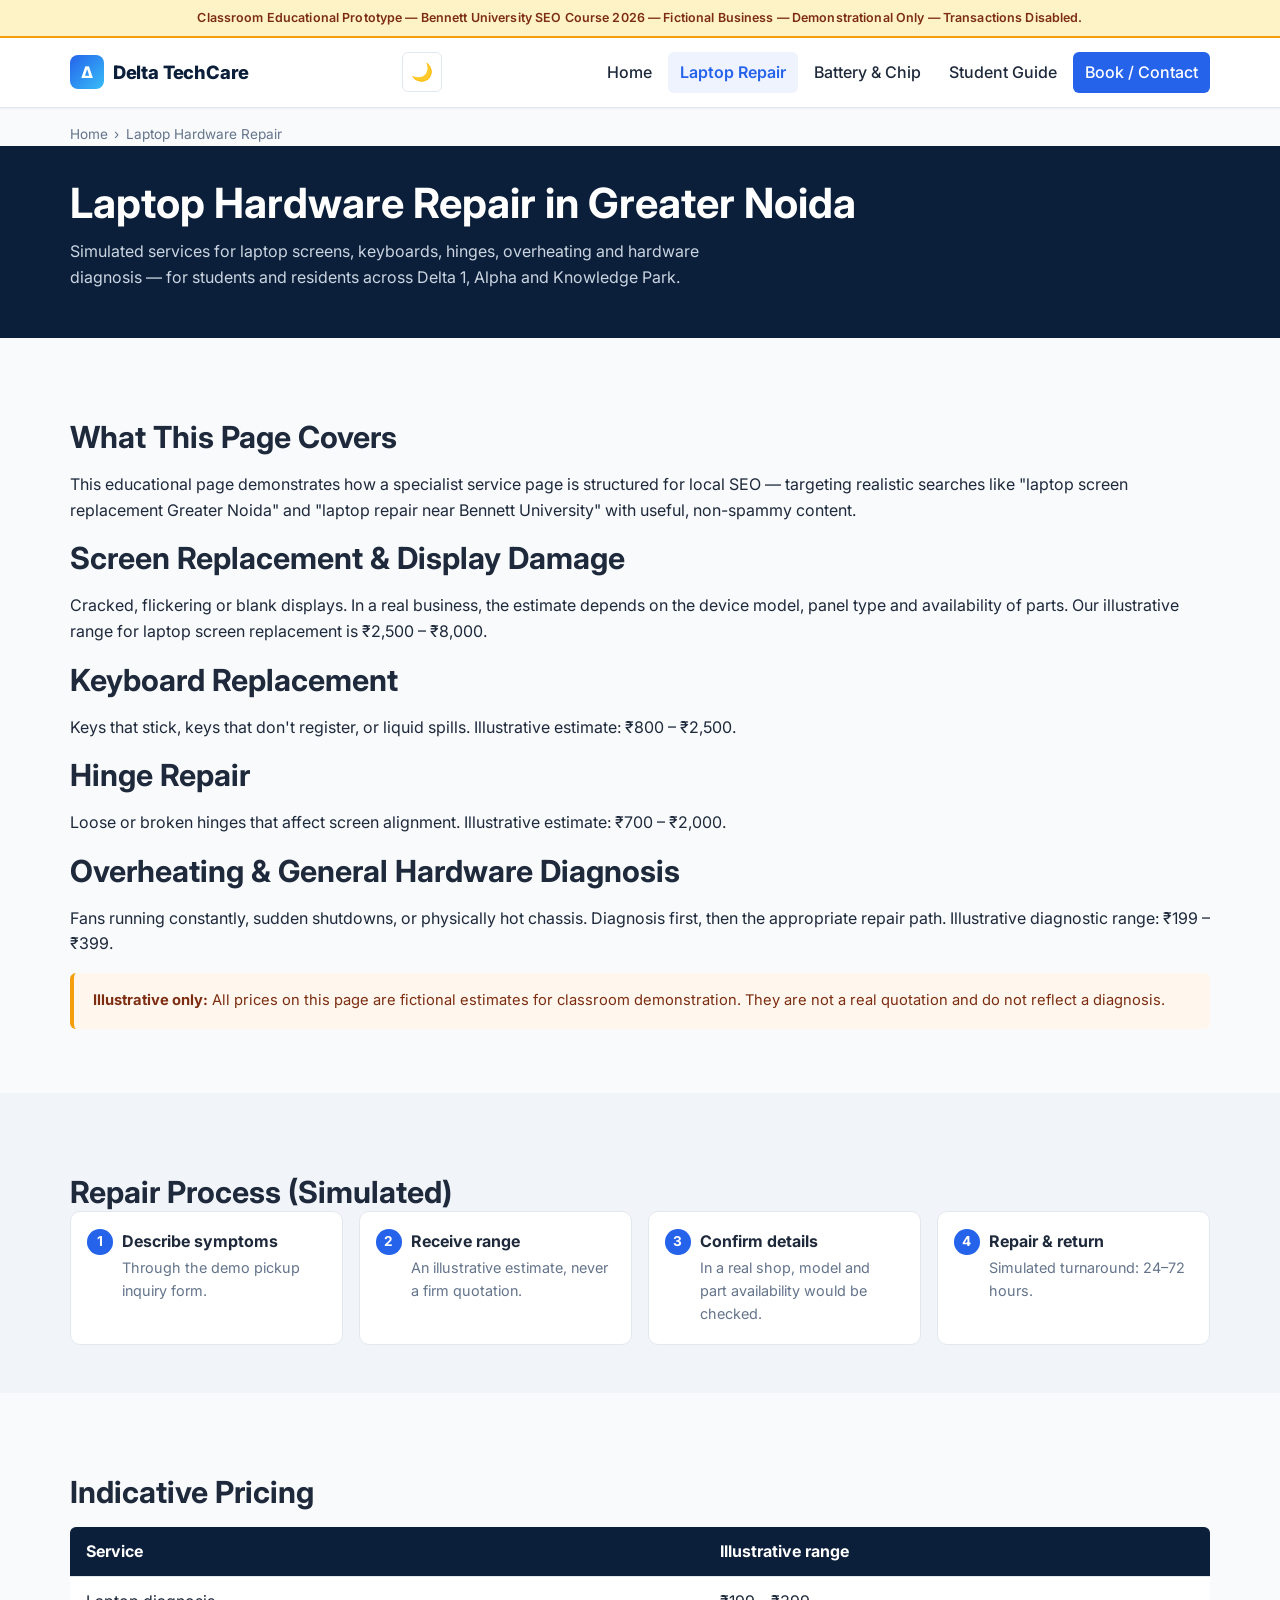
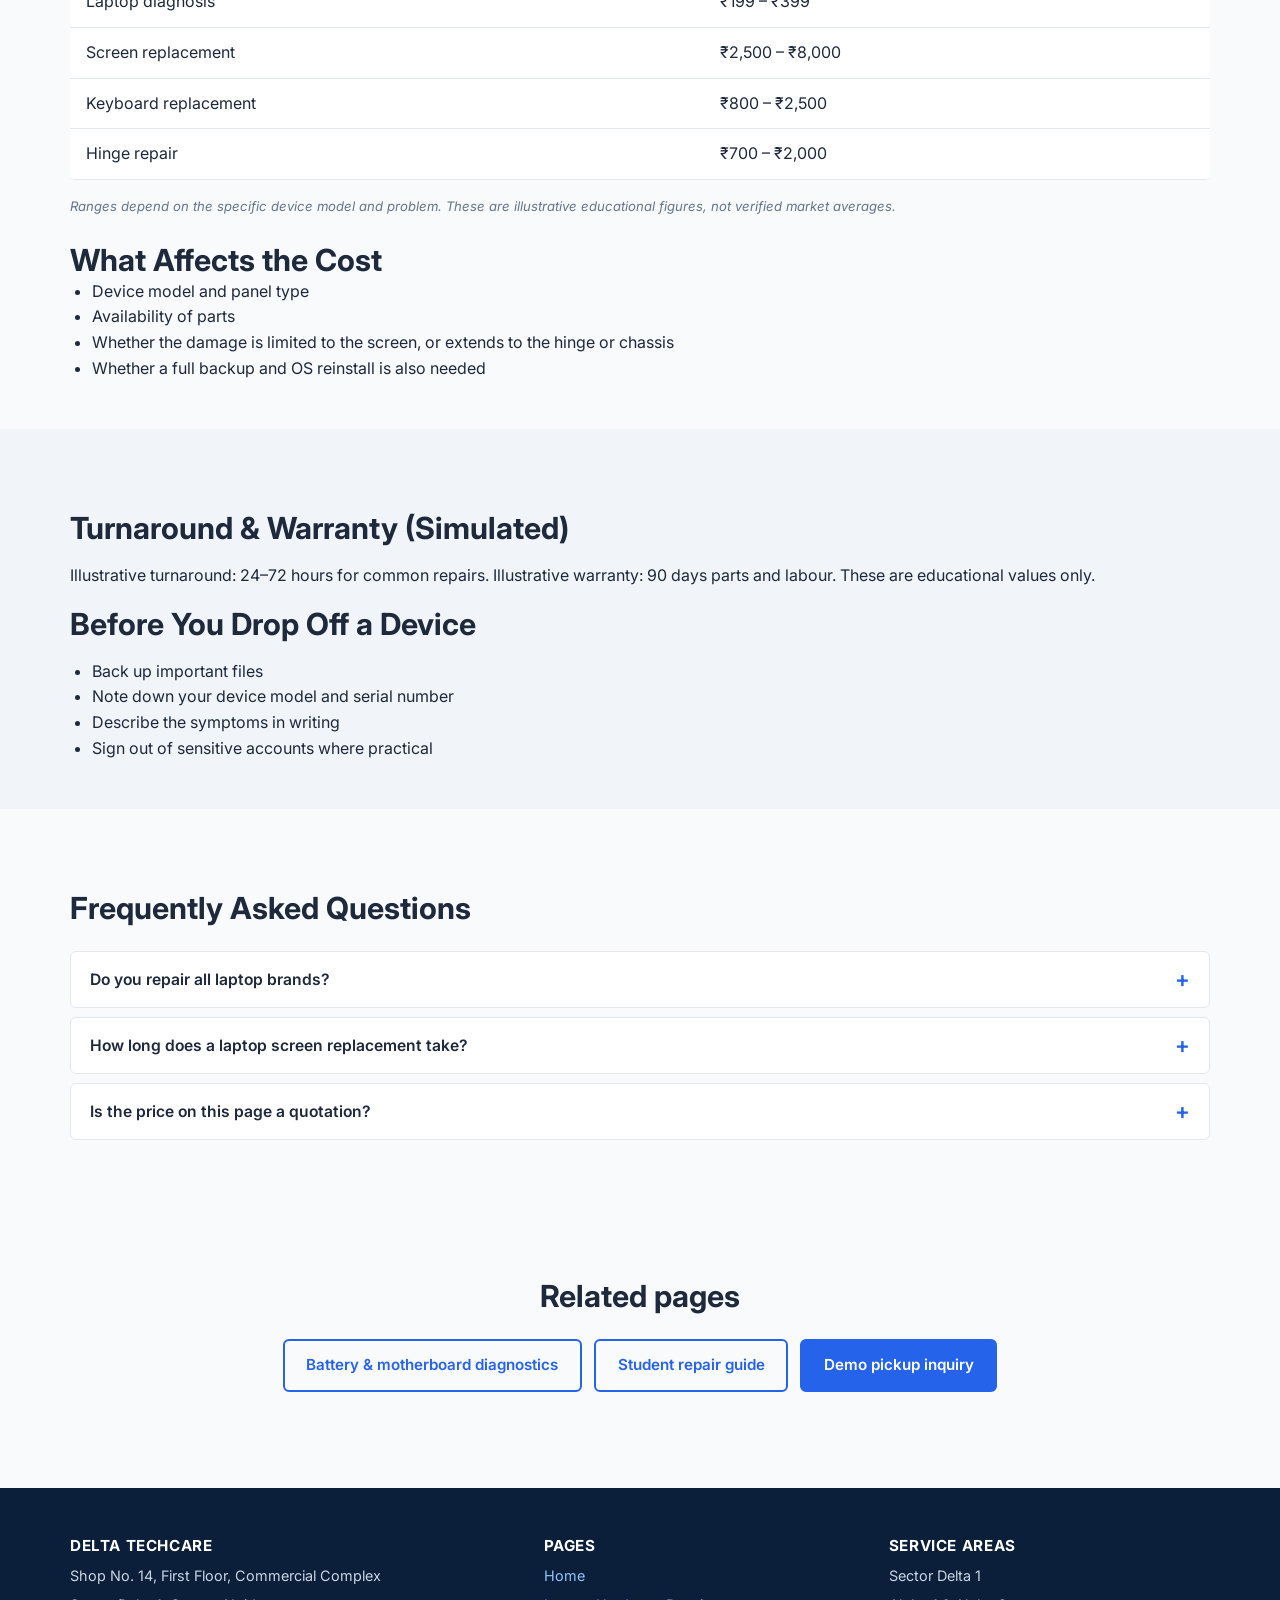
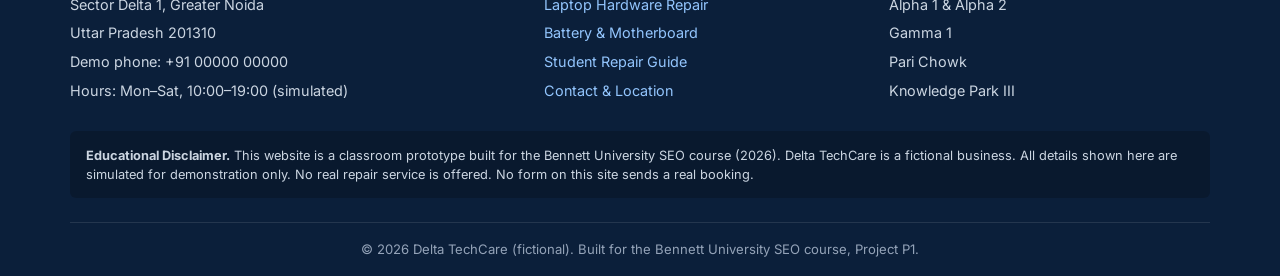
<file: services/laptop-hardware-repair.html>
<!DOCTYPE html>
<html lang="en">
<head>
  <meta charset="UTF-8">
  <meta name="viewport" content="width=device-width, initial-scale=1.0">
  <title>Laptop Hardware Repair in Greater Noida | Screen, Keyboard &amp; Hinge</title>
  <meta name="description" content="Simulated laptop screen replacement, keyboard, hinge and hardware diagnosis in Greater Noida. Educational prototype for Bennett University — illustrative pricing only.">

  <script type="application/ld+json">
  {
    "@context": "https://schema.org",
    "@type": "Service",
    "serviceType": "Laptop Hardware Repair",
    "name": "Laptop Hardware Repair (Educational Prototype)",
    "description": "Fictional laptop screen, keyboard, hinge and hardware repair service used for a Bennett University SEO course.",
    "provider": {
      "@type": "ComputerStore",
      "name": "Delta TechCare (Educational Prototype)",
      "telephone": "+91-00000-00000",
      "address": {
        "@type": "PostalAddress",
        "streetAddress": "Shop No. 14, First Floor, Commercial Complex, Sector Delta 1",
        "addressLocality": "Greater Noida",
        "addressRegion": "Uttar Pradesh",
        "postalCode": "201310",
        "addressCountry": "IN"
      }
    },
    "areaServed": [
      { "@type": "Place", "name": "Sector Delta 1" },
      { "@type": "Place", "name": "Alpha 1 & 2" },
      { "@type": "Place", "name": "Knowledge Park III" }
    ]
  }
  </script>

  <script type="application/ld+json">
  {
    "@context": "https://schema.org",
    "@type": "BreadcrumbList",
    "itemListElement": [
      { "@type": "ListItem", "position": 1, "name": "Home", "item": "index.html" },
      { "@type": "ListItem", "position": 2, "name": "Laptop Hardware Repair" }
    ]
  }
  </script>

  <link rel="preconnect" href="https://fonts.googleapis.com">
  <link rel="preconnect" href="https://fonts.gstatic.com" crossorigin>
  <link href="https://fonts.googleapis.com/css2?family=Inter:wght@400;500;600;700;800&display=swap" rel="stylesheet">
  <link rel="stylesheet" href="../css/styles.css">
</head>
<body>

<div class="edu-banner" role="note">
  Classroom Educational Prototype — Bennett University SEO Course 2026 — Fictional Business — Demonstrational Only — Transactions Disabled.
</div>

<header class="site-header">
  <div class="container header-inner">
    <a href="../index.html" class="logo" aria-label="Delta TechCare home">
      <span class="logo-mark" aria-hidden="true">Δ</span>
      <span>Delta TechCare</span>
    </a>
    <div class="header-controls">
      <button id="themeToggle" class="icon-btn" aria-label="Toggle dark mode"><span id="themeIcon">🌙</span></button>
      <button class="nav-toggle icon-btn" aria-label="Open navigation menu" aria-expanded="false" aria-controls="siteNav">☰</button>
    </div>
    <nav id="siteNav" class="site-nav" aria-label="Primary">
      <ul>
        <li><a href="../index.html">Home</a></li>
        <li><a href="laptop-hardware-repair.html" aria-current="page">Laptop Repair</a></li>
        <li><a href="battery-chip-repair.html">Battery &amp; Chip</a></li>
        <li><a href="../knowledge-park-student-repair-guide.html">Student Guide</a></li>
        <li><a href="../contact-location.html" class="nav-cta">Book / Contact</a></li>
      </ul>
    </nav>
  </div>
</header>

<main id="main">
  <div class="container breadcrumbs">
    <nav aria-label="Breadcrumb">
      <ol>
        <li><a href="../index.html">Home</a></li>
        <li>Laptop Hardware Repair</li>
      </ol>
    </nav>
  </div>

  <section class="page-hero">
    <div class="container">
      <h1>Laptop Hardware Repair in Greater Noida</h1>
      <p>Simulated services for laptop screens, keyboards, hinges, overheating and hardware diagnosis — for students and residents across Delta 1, Alpha and Knowledge Park.</p>
    </div>
  </section>

  <section class="section">
    <div class="container stack">
      <h2>What This Page Covers</h2>
      <p>This educational page demonstrates how a specialist service page is structured for local SEO — targeting realistic searches like "laptop screen replacement Greater Noida" and "laptop repair near Bennett University" with useful, non-spammy content.</p>

      <h2>Screen Replacement &amp; Display Damage</h2>
      <p>Cracked, flickering or blank displays. In a real business, the estimate depends on the device model, panel type and availability of parts. Our illustrative range for laptop screen replacement is ₹2,500 – ₹8,000.</p>

      <h2>Keyboard Replacement</h2>
      <p>Keys that stick, keys that don't register, or liquid spills. Illustrative estimate: ₹800 – ₹2,500.</p>

      <h2>Hinge Repair</h2>
      <p>Loose or broken hinges that affect screen alignment. Illustrative estimate: ₹700 – ₹2,000.</p>

      <h2>Overheating &amp; General Hardware Diagnosis</h2>
      <p>Fans running constantly, sudden shutdowns, or physically hot chassis. Diagnosis first, then the appropriate repair path. Illustrative diagnostic range: ₹199 – ₹399.</p>

      <div class="warning-box">
        <strong>Illustrative only:</strong> All prices on this page are fictional estimates for classroom demonstration. They are not a real quotation and do not reflect a diagnosis.
      </div>
    </div>
  </section>

  <section class="section section-alt">
    <div class="container">
      <h2>Repair Process (Simulated)</h2>
      <div class="steps">
        <div class="step"><h3>Describe symptoms</h3><p>Through the demo pickup inquiry form.</p></div>
        <div class="step"><h3>Receive range</h3><p>An illustrative estimate, never a firm quotation.</p></div>
        <div class="step"><h3>Confirm details</h3><p>In a real shop, model and part availability would be checked.</p></div>
        <div class="step"><h3>Repair &amp; return</h3><p>Simulated turnaround: 24–72 hours.</p></div>
      </div>
    </div>
  </section>

  <section class="section">
    <div class="container">
      <h2>Indicative Pricing</h2>
      <div class="table-wrap">
        <table>
          <thead><tr><th>Service</th><th>Illustrative range</th></tr></thead>
          <tbody>
            <tr><td>Laptop diagnosis</td><td>₹199 – ₹399</td></tr>
            <tr><td>Screen replacement</td><td>₹2,500 – ₹8,000</td></tr>
            <tr><td>Keyboard replacement</td><td>₹800 – ₹2,500</td></tr>
            <tr><td>Hinge repair</td><td>₹700 – ₹2,000</td></tr>
          </tbody>
        </table>
      </div>
      <p class="table-note">Ranges depend on the specific device model and problem. These are illustrative educational figures, not verified market averages.</p>

      <h2 class="mt-3">What Affects the Cost</h2>
      <ul>
        <li>Device model and panel type</li>
        <li>Availability of parts</li>
        <li>Whether the damage is limited to the screen, or extends to the hinge or chassis</li>
        <li>Whether a full backup and OS reinstall is also needed</li>
      </ul>
    </div>
  </section>

  <section class="section section-alt">
    <div class="container stack">
      <h2>Turnaround &amp; Warranty (Simulated)</h2>
      <p>Illustrative turnaround: 24–72 hours for common repairs. Illustrative warranty: 90 days parts and labour. These are educational values only.</p>

      <h2>Before You Drop Off a Device</h2>
      <ul>
        <li>Back up important files</li>
        <li>Note down your device model and serial number</li>
        <li>Describe the symptoms in writing</li>
        <li>Sign out of sensitive accounts where practical</li>
      </ul>
    </div>
  </section>

  <section class="section">
    <div class="container">
      <h2>Frequently Asked Questions</h2>
      <div class="faq">
        <div class="faq-item">
          <button class="faq-question" aria-expanded="false">Do you repair all laptop brands?</button>
          <div class="faq-answer"><div class="faq-answer-inner">This is a fictional prototype, so no real repairs are performed. In a real business, brand and model coverage would be listed openly.</div></div>
        </div>
        <div class="faq-item">
          <button class="faq-question" aria-expanded="false">How long does a laptop screen replacement take?</button>
          <div class="faq-answer"><div class="faq-answer-inner">Illustrative turnaround for common screen replacements is 24–72 hours. Real timings would depend on part availability and shop workload.</div></div>
        </div>
        <div class="faq-item">
          <button class="faq-question" aria-expanded="false">Is the price on this page a quotation?</button>
          <div class="faq-answer"><div class="faq-answer-inner">No. Every price on this page is an illustrative educational estimate for classroom demonstration only.</div></div>
        </div>
      </div>
    </div>
  </section>

  <section class="section">
    <div class="container text-center">
      <h2>Related pages</h2>
      <div class="hero-actions" style="justify-content:center;">
        <a href="battery-chip-repair.html" class="btn btn-ghost">Battery &amp; motherboard diagnostics</a>
        <a href="../knowledge-park-student-repair-guide.html" class="btn btn-ghost">Student repair guide</a>
        <a href="../contact-location.html" class="btn btn-primary">Demo pickup inquiry</a>
      </div>
    </div>
  </section>

</main>

<footer class="site-footer">
  <div class="container">
    <div class="footer-grid">
      <div>
        <h4>Delta TechCare</h4>
        <ul>
          <li>Shop No. 14, First Floor, Commercial Complex</li>
          <li>Sector Delta 1, Greater Noida</li>
          <li>Uttar Pradesh 201310</li>
          <li>Demo phone: +91 00000 00000</li>
          <li>Hours: Mon–Sat, 10:00–19:00 (simulated)</li>
        </ul>
      </div>
      <div>
        <h4>Pages</h4>
        <ul>
          <li><a href="../index.html">Home</a></li>
          <li><a href="laptop-hardware-repair.html">Laptop Hardware Repair</a></li>
          <li><a href="battery-chip-repair.html">Battery &amp; Motherboard</a></li>
          <li><a href="../knowledge-park-student-repair-guide.html">Student Repair Guide</a></li>
          <li><a href="../contact-location.html">Contact &amp; Location</a></li>
        </ul>
      </div>
      <div>
        <h4>Service Areas</h4>
        <ul>
          <li>Sector Delta 1</li>
          <li>Alpha 1 &amp; Alpha 2</li>
          <li>Gamma 1</li>
          <li>Pari Chowk</li>
          <li>Knowledge Park III</li>
        </ul>
      </div>
    </div>
    <div class="footer-disclaimer">
      <strong>Educational Disclaimer.</strong>
      This website is a classroom prototype built for the Bennett University SEO course (2026).
      Delta TechCare is a fictional business. All details shown here are simulated for demonstration only.
      No real repair service is offered. No form on this site sends a real booking.
    </div>
    <div class="footer-bottom">
      &copy; 2026 Delta TechCare (fictional). Built for the Bennett University SEO course, Project P1.
    </div>
  </div>
</footer>

<div id="toastRegion" class="toast-region" aria-live="polite" aria-atomic="true"></div>
<button id="backToTop" class="back-to-top" aria-label="Back to top" title="Back to top">↑</button>

<script src="../js/main.js"></script>
</body>
</html>
</file>
<file: css/styles.css>
/* ============================================================
   Delta TechCare — Educational SEO Prototype
   Stylesheet: design system, components, responsive layout
   ============================================================ */

/* ---------- CSS variables (light theme default) ---------- */
:root {
  --navy:        #0b1f3a;
  --navy-dark:   #071526;
  --electric:    #2563eb;
  --electric-hover: #1d4ed8;
  --accent:      #38bdf8;

  --bg:          #f8fafc;
  --surface:     #ffffff;
  --surface-alt: #f1f5f9;
  --border:      #e2e8f0;

  --text:        #1e293b;
  --text-muted:  #64748b;
  --text-invert: #ffffff;

  --success:     #10b981;
  --warning:     #f59e0b;
  --danger:      #ef4444;

  --radius-sm:   6px;
  --radius:      10px;
  --radius-lg:   16px;

  --shadow-sm:   0 1px 2px rgba(15, 23, 42, 0.05);
  --shadow:      0 4px 12px rgba(15, 23, 42, 0.08);
  --shadow-lg:   0 10px 30px rgba(15, 23, 42, 0.12);

  --space-1: 0.5rem;
  --space-2: 1rem;
  --space-3: 1.5rem;
  --space-4: 2rem;
  --space-5: 3rem;
  --space-6: 4rem;

  --font: 'Inter', system-ui, -apple-system, "Segoe UI", Roboto, sans-serif;
  --transition: 0.2s ease;
}

/* ---------- Dark theme overrides ---------- */
html.dark {
  --bg:          #0f172a;
  --surface:     #1e293b;
  --surface-alt: #334155;
  --border:      #334155;
  --text:        #e2e8f0;
  --text-muted:  #94a3b8;
  --text-invert: #0f172a;
  --shadow-sm:   0 1px 2px rgba(0,0,0,0.3);
  --shadow:      0 4px 12px rgba(0,0,0,0.35);
  --shadow-lg:   0 10px 30px rgba(0,0,0,0.45);
}

/* ---------- Reset & base ---------- */
*, *::before, *::after { box-sizing: border-box; margin: 0; padding: 0; }

html { scroll-behavior: smooth; }

body {
  font-family: var(--font);
  color: var(--text);
  background: var(--bg);
  line-height: 1.6;
  -webkit-font-smoothing: antialiased;
}

img { max-width: 100%; height: auto; display: block; }

a { color: var(--electric); text-decoration: underline; text-underline-offset: 2px; }
a:hover { color: var(--electric-hover); }

:focus-visible {
  outline: 3px solid var(--electric);
  outline-offset: 2px;
  border-radius: var(--radius-sm);
}

h1, h2, h3, h4 { line-height: 1.25; color: var(--text); font-weight: 700; }
h1 { font-size: clamp(1.75rem, 4vw, 2.6rem); }
h2 { font-size: clamp(1.4rem, 3vw, 1.9rem); margin-top: var(--space-4); }
h3 { font-size: 1.15rem; }

p { color: var(--text); }

ul, ol { padding-left: 1.4rem; }

/* ---------- Layout helpers ---------- */
.container { width: 92%; max-width: 1140px; margin: 0 auto; }
.section    { padding: var(--space-5) 0; }
.section-alt { background: var(--surface-alt); }
.stack > * + * { margin-top: var(--space-2); }

/* ---------- Mandatory educational disclaimer banner ---------- */
.edu-banner {
  background: #fef3c7;
  color: #7c2d12;
  font-size: 0.78rem;
  font-weight: 600;
  padding: 0.5rem 1rem;
  text-align: center;
  border-bottom: 2px solid #f59e0b;
  letter-spacing: 0.01em;
}
html.dark .edu-banner {
  background: #78350f;
  color: #fef3c7;
  border-bottom-color: #b45309;
}

/* ---------- Header & navigation ---------- */
.site-header {
  background: var(--surface);
  border-bottom: 1px solid var(--border);
  position: sticky;
  top: 0;
  z-index: 100;
  box-shadow: var(--shadow-sm);
}
.header-inner {
  display: flex;
  align-items: center;
  justify-content: space-between;
  padding: 0.85rem 0;
}
.logo {
  display: flex;
  align-items: center;
  gap: 0.55rem;
  font-weight: 800;
  font-size: 1.15rem;
  color: var(--navy);
  text-decoration: none;
  letter-spacing: -0.01em;
}
html.dark .logo { color: #e2e8f0; }
.logo-mark {
  width: 34px; height: 34px;
  background: linear-gradient(135deg, var(--electric), var(--accent));
  border-radius: 8px;
  display: grid; place-items: center;
  color: #fff; font-weight: 800; font-size: 1rem;
}

.header-controls { display: flex; align-items: center; gap: 0.5rem; }
.icon-btn {
  background: transparent;
  border: 1px solid var(--border);
  width: 40px; height: 40px;
  border-radius: var(--radius-sm);
  cursor: pointer;
  display: grid; place-items: center;
  font-size: 1.1rem;
  color: var(--text);
  transition: var(--transition);
}
.icon-btn:hover { background: var(--surface-alt); }

.nav-toggle { display: grid; }

.site-nav ul {
  list-style: none;
  display: none;
  flex-direction: column;
  gap: 0.4rem;
  padding: 1rem 0;
  margin: 0;
}
.site-nav.open ul { display: flex; }

.site-nav a {
  color: var(--text);
  text-decoration: none;
  font-weight: 500;
  padding: 0.5rem 0.6rem;
  border-radius: var(--radius-sm);
  display: block;
  transition: var(--transition);
}
.site-nav a:hover { background: var(--surface-alt); }
.site-nav a[aria-current="page"] {
  color: var(--electric);
  background: rgba(37, 99, 235, 0.08);
  font-weight: 600;
}
.nav-cta {
  background: var(--electric) !important;
  color: #fff !important;
  font-weight: 600;
}
.nav-cta:hover { background: var(--electric-hover) !important; }

/* ---------- Breadcrumbs ---------- */
.breadcrumbs {
  font-size: 0.85rem;
  color: var(--text-muted);
  padding: 1rem 0 0;
}
.breadcrumbs ol {
  list-style: none; padding: 0; margin: 0;
  display: flex; flex-wrap: wrap; gap: 0.4rem;
}
.breadcrumbs li::after { content: "›"; margin-left: 0.4rem; color: var(--text-muted); }
.breadcrumbs li:last-child::after { content: ""; }
.breadcrumbs a { color: var(--text-muted); text-decoration: none; }
.breadcrumbs a:hover { color: var(--electric); }

/* ---------- Hero ---------- */
.hero {
  background: linear-gradient(135deg, var(--navy) 0%, var(--navy-dark) 100%);
  color: #fff;
  padding: var(--space-6) 0;
  position: relative;
  overflow: hidden;
}
.hero::after {
  content: "";
  position: absolute;
  inset: 0;
  background: radial-gradient(circle at 80% 20%, rgba(56, 189, 248, 0.15), transparent 60%);
  pointer-events: none;
}
.hero .container { position: relative; z-index: 1; }
.hero h1 { color: #fff; max-width: 780px; }
.hero-sub {
  color: #cbd5e1;
  max-width: 640px;
  margin-top: var(--space-2);
  font-size: 1.05rem;
}
.hero-actions {
  display: flex;
  flex-wrap: wrap;
  gap: 0.75rem;
  margin-top: var(--space-3);
}
.hero-badge {
  display: inline-block;
  background: rgba(56, 189, 248, 0.15);
  color: var(--accent);
  padding: 0.35rem 0.85rem;
  border-radius: 999px;
  font-size: 0.8rem;
  font-weight: 600;
  margin-bottom: var(--space-2);
  border: 1px solid rgba(56, 189, 248, 0.3);
}

/* ---------- Page hero (inner pages) ---------- */
.page-hero {
  background: var(--navy);
  color: #fff;
  padding: var(--space-4) 0 var(--space-5);
}
.page-hero h1 { color: #fff; }
.page-hero p { color: #cbd5e1; max-width: 680px; margin-top: 0.6rem; }

/* ---------- Buttons ---------- */
.btn {
  display: inline-flex;
  align-items: center;
  justify-content: center;
  gap: 0.4rem;
  padding: 0.75rem 1.35rem;
  border-radius: var(--radius-sm);
  font-weight: 600;
  font-size: 0.95rem;
  border: 2px solid transparent;
  cursor: pointer;
  text-decoration: none;
  transition: var(--transition);
  font-family: inherit;
}
.btn-primary   { background: var(--electric); color: #fff; border-color: var(--electric); }
.btn-primary:hover { background: var(--electric-hover); border-color: var(--electric-hover); color: #fff; }
.btn-secondary { background: transparent; color: #fff; border-color: #fff; }
.btn-secondary:hover { background: #fff; color: var(--navy); }
.btn-ghost { background: transparent; color: var(--electric); border-color: var(--electric); }
.btn-ghost:hover { background: var(--electric); color: #fff; }

/* ---------- Cards ---------- */
.card-grid {
  display: grid;
  grid-template-columns: 1fr;
  gap: var(--space-3);
}
.card {
  background: var(--surface);
  border: 1px solid var(--border);
  border-radius: var(--radius);
  overflow: hidden;
  box-shadow: var(--shadow-sm);
  transition: var(--transition);
  display: flex;
  flex-direction: column;
}
.card:hover { box-shadow: var(--shadow); transform: translateY(-2px); }
.card img { width: 100%; height: 170px; object-fit: cover; }
.card-body { padding: 1.1rem; flex: 1; display: flex; flex-direction: column; }
.card-body h3 { margin-bottom: 0.4rem; }
.card-body p { color: var(--text-muted); font-size: 0.92rem; flex: 1; }
.card-body .btn { margin-top: 1rem; align-self: flex-start; }

/* ---------- Feature / info boxes ---------- */
.info-box {
  background: var(--surface);
  border-left: 4px solid var(--electric);
  padding: 1rem 1.2rem;
  border-radius: var(--radius-sm);
  margin: var(--space-2) 0;
  box-shadow: var(--shadow-sm);
}
.info-box strong { color: var(--electric); }

.warning-box {
  background: #fff7ed;
  border-left: 4px solid var(--warning);
  padding: 1rem 1.2rem;
  border-radius: var(--radius-sm);
  margin: var(--space-2) 0;
  color: #7c2d12;
  font-size: 0.92rem;
}
html.dark .warning-box { background: #422006; color: #fed7aa; }

/* ---------- Tables (pricing) ---------- */
.table-wrap { overflow-x: auto; margin: var(--space-2) 0; }
table {
  width: 100%;
  border-collapse: collapse;
  background: var(--surface);
  border-radius: var(--radius-sm);
  overflow: hidden;
  box-shadow: var(--shadow-sm);
}
thead { background: var(--navy); color: #fff; }
th, td { padding: 0.75rem 1rem; text-align: left; border-bottom: 1px solid var(--border); }
tbody tr:hover { background: var(--surface-alt); }
td { color: var(--text); }
.table-note { font-size: 0.82rem; color: var(--text-muted); margin-top: 0.5rem; font-style: italic; }

/* ---------- Trust bar / stats ---------- */
.trust-bar {
  background: var(--surface);
  border-top: 1px solid var(--border);
  border-bottom: 1px solid var(--border);
  padding: 1rem 0;
}
.trust-bar .container {
  display: flex; flex-wrap: wrap; justify-content: center;
  gap: 1rem 2.5rem;
}
.trust-item {
  display: flex; align-items: center; gap: 0.4rem;
  font-size: 0.9rem; font-weight: 600; color: var(--electric);
}

/* ---------- Process steps ---------- */
.steps { display: grid; grid-template-columns: 1fr; gap: var(--space-2); counter-reset: step; }
.step {
  background: var(--surface);
  border: 1px solid var(--border);
  border-radius: var(--radius);
  padding: 1.2rem;
  position: relative;
  padding-left: 3.2rem;
  counter-increment: step;
}
.step::before {
  content: counter(step);
  position: absolute;
  left: 1rem; top: 1.1rem;
  width: 1.6rem; height: 1.6rem;
  background: var(--electric);
  color: #fff;
  border-radius: 50%;
  display: grid; place-items: center;
  font-weight: 700; font-size: 0.85rem;
}
.step h3 { font-size: 1rem; margin-bottom: 0.3rem; }
.step p { font-size: 0.9rem; color: var(--text-muted); }

/* ---------- FAQ accordion ---------- */
.faq { margin-top: var(--space-3); }
.faq-item {
  border: 1px solid var(--border);
  border-radius: var(--radius-sm);
  margin-bottom: 0.6rem;
  background: var(--surface);
  overflow: hidden;
}
.faq-question {
  width: 100%;
  text-align: left;
  padding: 1rem 1.2rem;
  background: transparent;
  border: none;
  font-family: inherit;
  font-size: 0.98rem;
  font-weight: 600;
  color: var(--text);
  cursor: pointer;
  display: flex;
  justify-content: space-between;
  align-items: center;
  gap: 1rem;
  transition: var(--transition);
}
.faq-question:hover { background: var(--surface-alt); }
.faq-question::after {
  content: "+";
  font-size: 1.4rem;
  line-height: 1;
  color: var(--electric);
  transition: transform var(--transition);
}
.faq-question[aria-expanded="true"]::after { content: "−"; }
.faq-answer {
  max-height: 0;
  overflow: hidden;
  transition: max-height 0.3s ease;
}
.faq-answer-inner {
  padding: 0 1.2rem 1rem;
  color: var(--text-muted);
  font-size: 0.93rem;
}

/* ---------- Cost estimator ---------- */
.estimator {
  background: var(--surface);
  border: 1px solid var(--border);
  border-radius: var(--radius-lg);
  padding: var(--space-3);
  box-shadow: var(--shadow);
  max-width: 640px;
  margin: var(--space-3) auto 0;
}
.estimator h2 { margin-top: 0; margin-bottom: var(--space-2); font-size: 1.35rem; }
.estimator .field { margin-bottom: 1rem; }
.estimator label {
  display: block; font-weight: 600; font-size: 0.9rem;
  margin-bottom: 0.35rem; color: var(--text);
}
.estimator select,
.estimator input {
  width: 100%;
  padding: 0.65rem 0.75rem;
  border: 1px solid var(--border);
  border-radius: var(--radius-sm);
  background: var(--bg);
  color: var(--text);
  font-family: inherit;
  font-size: 0.95rem;
}
.estimator-result {
  background: var(--surface-alt);
  border-radius: var(--radius);
  padding: 1rem;
  margin-top: var(--space-2);
  text-align: center;
  min-height: 4rem;
}
.estimator-result .price {
  font-size: 1.5rem;
  font-weight: 800;
  color: var(--electric);
  display: block;
  margin: 0.3rem 0;
}
.estimator-result .note {
  font-size: 0.82rem;
  color: var(--text-muted);
  font-style: italic;
}

/* ---------- Forms ---------- */
.form-grid {
  display: grid;
  grid-template-columns: 1fr;
  gap: 0.9rem;
}
.form-field label {
  display: block;
  font-weight: 600;
  font-size: 0.9rem;
  margin-bottom: 0.3rem;
}
.form-field label .req { color: var(--danger); }
.form-field input,
.form-field select,
.form-field textarea {
  width: 100%;
  padding: 0.7rem 0.8rem;
  border: 1px solid var(--border);
  border-radius: var(--radius-sm);
  background: var(--bg);
  color: var(--text);
  font-family: inherit;
  font-size: 0.95rem;
  transition: var(--transition);
}
.form-field input:focus,
.form-field select:focus,
.form-field textarea:focus {
  border-color: var(--electric);
  outline: none;
  box-shadow: 0 0 0 3px rgba(37, 99, 235, 0.15);
}
.form-field input[aria-invalid="true"],
.form-field select[aria-invalid="true"],
.form-field textarea[aria-invalid="true"] {
  border-color: var(--danger);
}
.field-error {
  display: block;
  color: var(--danger);
  font-size: 0.82rem;
  margin-top: 0.3rem;
  min-height: 1em;
}
.form-note {
  font-size: 0.82rem;
  color: var(--text-muted);
  margin-top: 0.6rem;
}
.form-submit {
  margin-top: var(--space-2);
  width: 100%;
}

/* ---------- Toast notifications ---------- */
.toast-region {
  position: fixed;
  bottom: 1.5rem;
  right: 1.5rem;
  z-index: 200;
  display: flex;
  flex-direction: column;
  gap: 0.5rem;
  max-width: 340px;
}
.toast {
  background: var(--navy);
  color: #fff;
  padding: 0.9rem 1.1rem;
  border-radius: var(--radius-sm);
  box-shadow: var(--shadow-lg);
  font-size: 0.9rem;
  border-left: 4px solid var(--electric);
  animation: slideUp 0.3s ease;
}
.toast.success { border-left-color: var(--success); }
.toast.error   { border-left-color: var(--danger); }
@keyframes slideUp {
  from { opacity: 0; transform: translateY(20px); }
  to   { opacity: 1; transform: translateY(0); }
}

/* ---------- Back-to-top button ---------- */
.back-to-top {
  position: fixed;
  bottom: 1.5rem;
  left: 1.5rem;
  width: 46px; height: 46px;
  border-radius: 50%;
  background: var(--electric);
  color: #fff;
  border: none;
  font-size: 1.2rem;
  cursor: pointer;
  box-shadow: var(--shadow);
  opacity: 0;
  pointer-events: none;
  transition: var(--transition);
  z-index: 150;
}
.back-to-top.visible { opacity: 1; pointer-events: auto; }
.back-to-top:hover { background: var(--electric-hover); }

/* ---------- Service area map illustration ---------- */
.area-map {
  background: var(--surface);
  border: 1px solid var(--border);
  border-radius: var(--radius);
  padding: 1.2rem;
  text-align: center;
  box-shadow: var(--shadow-sm);
}
.area-map svg { max-width: 100%; height: auto; }
.area-list {
  display: grid;
  grid-template-columns: repeat(auto-fit, minmax(180px, 1fr));
  gap: 0.6rem;
  list-style: none;
  padding: 0;
  margin: var(--space-2) 0;
}
.area-list li {
  background: var(--surface);
  border: 1px solid var(--border);
  border-radius: var(--radius-sm);
  padding: 0.6rem 0.85rem;
  font-size: 0.92rem;
  display: flex;
  align-items: center;
  gap: 0.4rem;
}

/* ---------- Footer ---------- */
.site-footer {
  background: var(--navy);
  color: #cbd5e1;
  padding: var(--space-5) 0 0;
  margin-top: var(--space-5);
}
.footer-grid {
  display: grid;
  grid-template-columns: 1fr;
  gap: var(--space-3);
}
.site-footer h4 {
  color: #fff;
  font-size: 0.95rem;
  margin-bottom: 0.6rem;
  text-transform: uppercase;
  letter-spacing: 0.04em;
}
.site-footer a { color: #93c5fd; text-decoration: none; }
.site-footer a:hover { color: #fff; text-decoration: underline; }
.site-footer ul { list-style: none; padding: 0; }
.site-footer li { margin-bottom: 0.35rem; font-size: 0.9rem; }
.footer-disclaimer {
  background: rgba(0, 0, 0, 0.2);
  border-radius: var(--radius-sm);
  padding: 0.9rem 1rem;
  margin-top: var(--space-3);
  font-size: 0.8rem;
  color: #cbd5e1;
  line-height: 1.5;
}
.footer-bottom {
  border-top: 1px solid rgba(255, 255, 255, 0.1);
  margin-top: var(--space-3);
  padding: 1rem 0;
  font-size: 0.82rem;
  text-align: center;
  color: #94a3b8;
}

/* ---------- Utility ---------- */
.text-center { text-align: center; }
.mt-2 { margin-top: var(--space-2); }
.mt-3 { margin-top: var(--space-3); }
.mt-4 { margin-top: var(--space-4); }
.mb-2 { margin-bottom: var(--space-2); }
.visually-hidden {
  position: absolute; width: 1px; height: 1px;
  padding: 0; margin: -1px; overflow: hidden;
  clip: rect(0,0,0,0); white-space: nowrap; border: 0;
}

/* ---------- Responsive breakpoints ---------- */
@media (min-width: 700px) {
  .nav-toggle { display: none; }
  .site-nav ul {
    display: flex !important;
    flex-direction: row;
    align-items: center;
    gap: 0.25rem;
    padding: 0;
  }
  .site-nav a { padding: 0.5rem 0.75rem; }
  .card-grid { grid-template-columns: repeat(2, 1fr); }
  .form-grid { grid-template-columns: 1fr 1fr; }
  .form-grid .full { grid-column: 1 / -1; }
  .steps { grid-template-columns: repeat(2, 1fr); }
  .footer-grid { grid-template-columns: 1.4fr 1fr 1fr; }
}

@media (min-width: 1000px) {
  .card-grid { grid-template-columns: repeat(3, 1fr); }
  .steps { grid-template-columns: repeat(4, 1fr); }
}

/* ---------- Print ---------- */
@media print {
  .site-header, .site-footer, .edu-banner, .back-to-top, .toast-region { display: none; }
}
</file>
